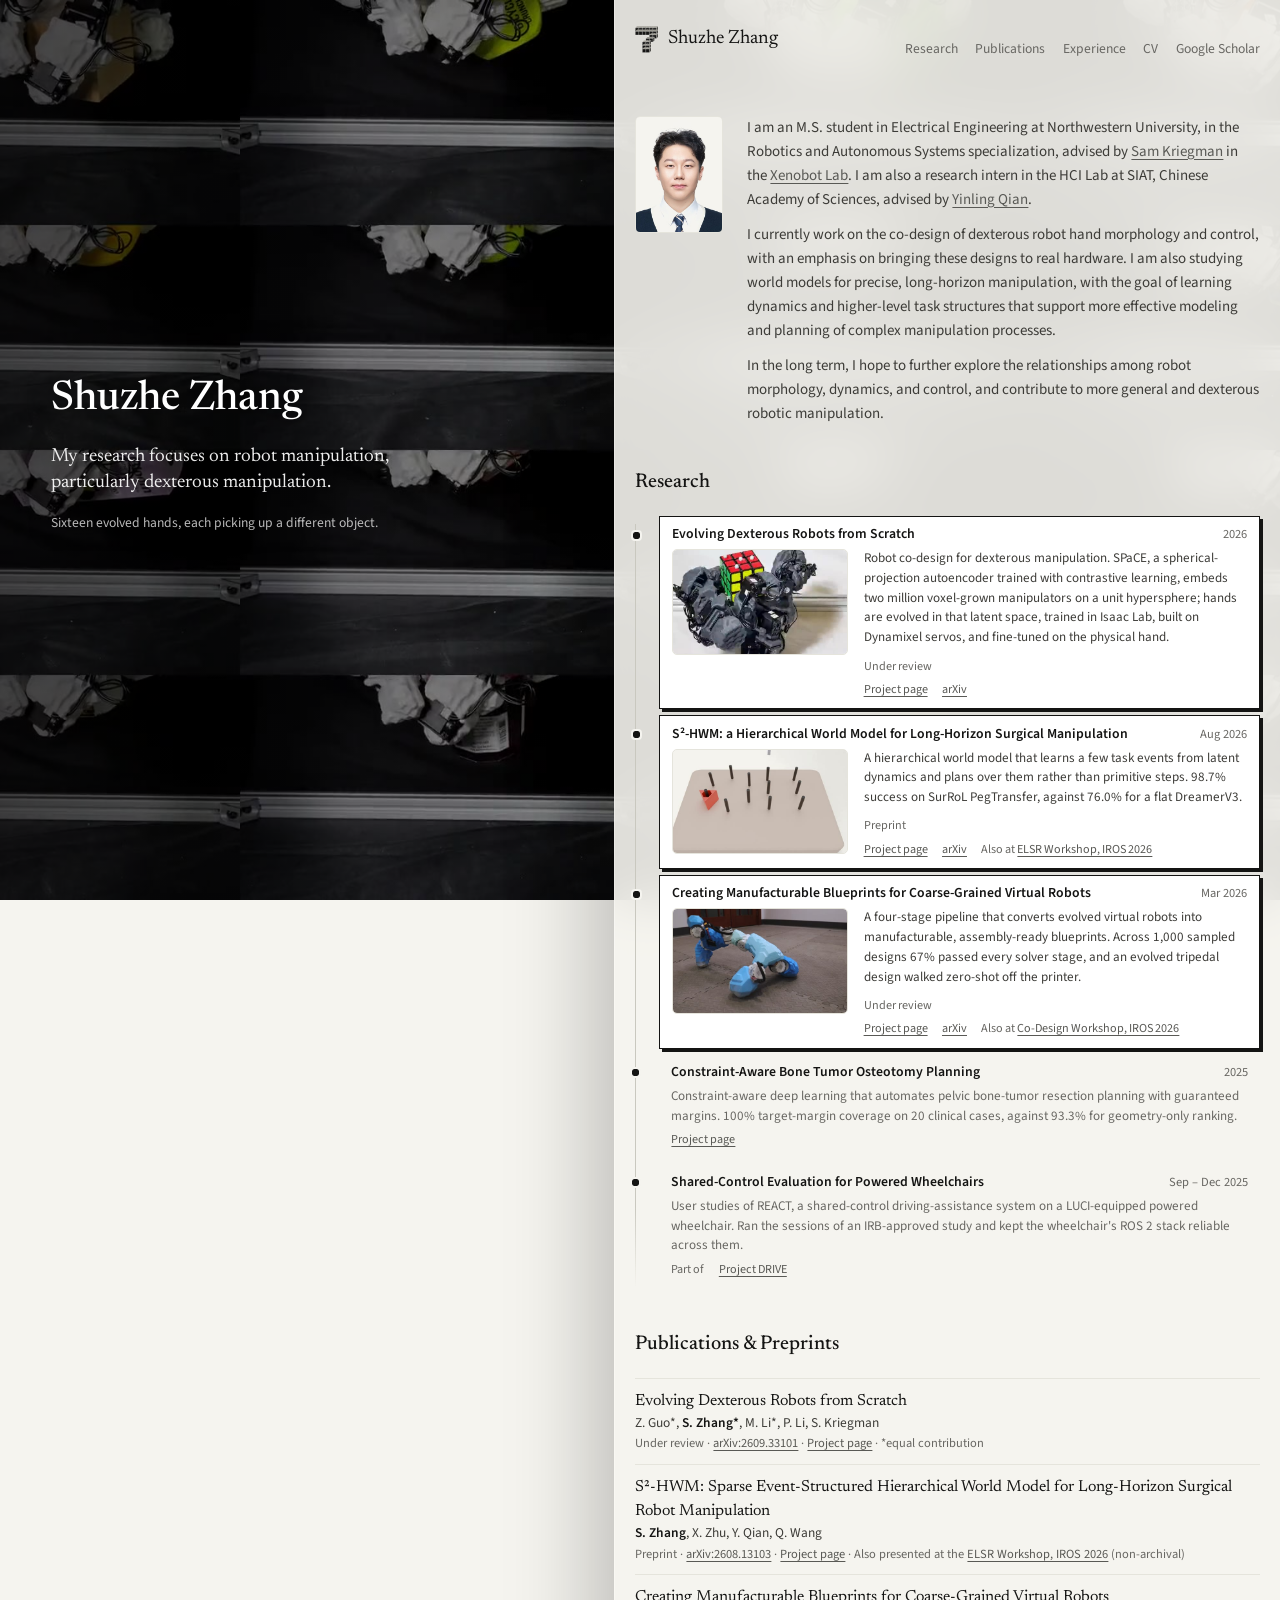
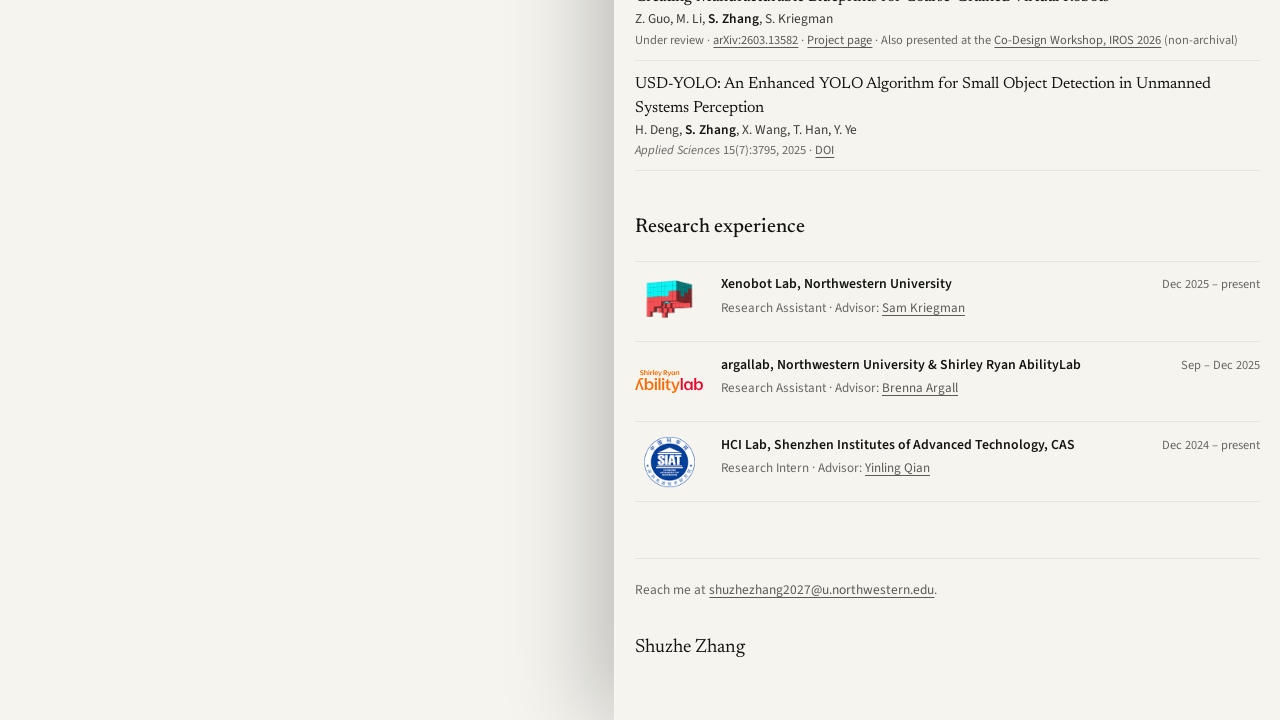
<file: index.html>
<!DOCTYPE html>
<html lang="en">
<head>
  <meta charset="utf-8">
  <meta name="viewport" content="width=device-width, initial-scale=1">
  <title>Shuzhe Zhang</title>
  <meta name="description" content="Shuzhe Zhang — M.S. student at Northwestern University working on robot co-design, dexterous manipulation, robot world models, and surgical manipulation.">
  <link rel="icon" href="[data-uri]">
  <meta property="og:type" content="website">
  <meta property="og:site_name" content="Shuzhe Zhang">
  <meta property="og:title" content="Shuzhe Zhang">
  <meta property="og:description" content="M.S. student at Northwestern working on robot co-design, dexterous manipulation, robot world models and surgical manipulation.">
  <meta property="og:image" content="https://shuzhezhang.com/research/s2-hwm/media/pegtransfer_blender_poster.jpg">
  <meta property="og:url" content="https://shuzhezhang.com/">
  <meta name="twitter:card" content="summary_large_image">
  <link rel="preconnect" href="https://fonts.googleapis.com">
  <link rel="preconnect" href="https://fonts.gstatic.com" crossorigin>
  <link rel="stylesheet" href="https://fonts.googleapis.com/css2?family=Newsreader:ital,opsz,wght@0,6..72,400;0,6..72,500;1,6..72,400&family=Source+Sans+3:ital,wght@0,400;0,600;1,400&display=swap">
  <link rel="stylesheet" href="style.css">
</head>
<body>
  <div class="hero-wrap">
  <section class="video-rail" aria-hidden="true">
    <video id="hero-video" poster="assets/hero/hands_loop.jpg" autoplay muted loop playsinline preload="metadata"></video>
    <div class="video-scrim"></div>
  </section>
  <section class="hero-intro">
    <h1 class="hero-name">Shuzhe Zhang</h1>
    <p class="hero-lede">My research focuses on robot manipulation, particularly dexterous manipulation.</p>
    <p class="hero-cap" id="hero-cap" aria-live="polite"></p>
  </section>
  </div>

<div class="page content-column">

  <header class="topbar">
    <a class="wordmark" href="/"><svg class="mark" aria-hidden="true" focusable="false" xmlns="http://www.w3.org/2000/svg" viewBox="-1 -75.50 66.50 76.50"><polygon points="0.00,-70.00 10.00,-70.00 14.50,-74.50 4.50,-74.50" class="f-top"/><polygon points="10.00,-60.00 14.50,-64.50 14.50,-74.50 10.00,-70.00" class="f-right"/><polygon points="0.00,-60.00 10.00,-60.00 10.00,-70.00 0.00,-70.00" class="f-left"/><polygon points="10.00,-70.00 20.00,-70.00 24.50,-74.50 14.50,-74.50" class="f-top"/><polygon points="20.00,-60.00 24.50,-64.50 24.50,-74.50 20.00,-70.00" class="f-right"/><polygon points="10.00,-60.00 20.00,-60.00 20.00,-70.00 10.00,-70.00" class="f-left"/><polygon points="20.00,-70.00 30.00,-70.00 34.50,-74.50 24.50,-74.50" class="f-top"/><polygon points="30.00,-60.00 34.50,-64.50 34.50,-74.50 30.00,-70.00" class="f-right"/><polygon points="20.00,-60.00 30.00,-60.00 30.00,-70.00 20.00,-70.00" class="f-left"/><polygon points="30.00,-70.00 40.00,-70.00 44.50,-74.50 34.50,-74.50" class="f-top"/><polygon points="40.00,-60.00 44.50,-64.50 44.50,-74.50 40.00,-70.00" class="f-right"/><polygon points="30.00,-60.00 40.00,-60.00 40.00,-70.00 30.00,-70.00" class="f-left"/><polygon points="40.00,-70.00 50.00,-70.00 54.50,-74.50 44.50,-74.50" class="f-top"/><polygon points="50.00,-60.00 54.50,-64.50 54.50,-74.50 50.00,-70.00" class="f-right"/><polygon points="40.00,-60.00 50.00,-60.00 50.00,-70.00 40.00,-70.00" class="f-left"/><polygon points="50.00,-70.00 60.00,-70.00 64.50,-74.50 54.50,-74.50" class="f-top"/><polygon points="60.00,-60.00 64.50,-64.50 64.50,-74.50 60.00,-70.00" class="f-right"/><polygon points="50.00,-60.00 60.00,-60.00 60.00,-70.00 50.00,-70.00" class="f-left"/><polygon points="0.00,-60.00 10.00,-60.00 14.50,-64.50 4.50,-64.50" class="f-top"/><polygon points="10.00,-50.00 14.50,-54.50 14.50,-64.50 10.00,-60.00" class="f-right"/><polygon points="0.00,-50.00 10.00,-50.00 10.00,-60.00 0.00,-60.00" class="f-left"/><polygon points="10.00,-60.00 20.00,-60.00 24.50,-64.50 14.50,-64.50" class="f-top"/><polygon points="20.00,-50.00 24.50,-54.50 24.50,-64.50 20.00,-60.00" class="f-right"/><polygon points="10.00,-50.00 20.00,-50.00 20.00,-60.00 10.00,-60.00" class="f-left"/><polygon points="20.00,-60.00 30.00,-60.00 34.50,-64.50 24.50,-64.50" class="f-top"/><polygon points="30.00,-50.00 34.50,-54.50 34.50,-64.50 30.00,-60.00" class="f-right"/><polygon points="20.00,-50.00 30.00,-50.00 30.00,-60.00 20.00,-60.00" class="f-left"/><polygon points="30.00,-60.00 40.00,-60.00 44.50,-64.50 34.50,-64.50" class="f-top"/><polygon points="40.00,-50.00 44.50,-54.50 44.50,-64.50 40.00,-60.00" class="f-right"/><polygon points="30.00,-50.00 40.00,-50.00 40.00,-60.00 30.00,-60.00" class="f-left"/><polygon points="40.00,-60.00 50.00,-60.00 54.50,-64.50 44.50,-64.50" class="f-top"/><polygon points="50.00,-50.00 54.50,-54.50 54.50,-64.50 50.00,-60.00" class="f-right"/><polygon points="40.00,-50.00 50.00,-50.00 50.00,-60.00 40.00,-60.00" class="f-left"/><polygon points="50.00,-60.00 60.00,-60.00 64.50,-64.50 54.50,-64.50" class="f-top"/><polygon points="60.00,-50.00 64.50,-54.50 64.50,-64.50 60.00,-60.00" class="f-right"/><polygon points="50.00,-50.00 60.00,-50.00 60.00,-60.00 50.00,-60.00" class="f-left"/><polygon points="40.00,-50.00 50.00,-50.00 54.50,-54.50 44.50,-54.50" class="f-top"/><polygon points="50.00,-40.00 54.50,-44.50 54.50,-54.50 50.00,-50.00" class="f-right"/><polygon points="40.00,-40.00 50.00,-40.00 50.00,-50.00 40.00,-50.00" class="f-left"/><polygon points="50.00,-50.00 60.00,-50.00 64.50,-54.50 54.50,-54.50" class="f-top"/><polygon points="60.00,-40.00 64.50,-44.50 64.50,-54.50 60.00,-50.00" class="f-right"/><polygon points="50.00,-40.00 60.00,-40.00 60.00,-50.00 50.00,-50.00" class="f-left"/><polygon points="30.00,-40.00 40.00,-40.00 44.50,-44.50 34.50,-44.50" class="f-top"/><polygon points="40.00,-30.00 44.50,-34.50 44.50,-44.50 40.00,-40.00" class="f-right"/><polygon points="30.00,-30.00 40.00,-30.00 40.00,-40.00 30.00,-40.00" class="f-left"/><polygon points="40.00,-40.00 50.00,-40.00 54.50,-44.50 44.50,-44.50" class="f-top"/><polygon points="50.00,-30.00 54.50,-34.50 54.50,-44.50 50.00,-40.00" class="f-right"/><polygon points="40.00,-30.00 50.00,-30.00 50.00,-40.00 40.00,-40.00" class="f-left"/><polygon points="20.00,-30.00 30.00,-30.00 34.50,-34.50 24.50,-34.50" class="f-top"/><polygon points="30.00,-20.00 34.50,-24.50 34.50,-34.50 30.00,-30.00" class="f-right"/><polygon points="20.00,-20.00 30.00,-20.00 30.00,-30.00 20.00,-30.00" class="f-left"/><polygon points="30.00,-30.00 40.00,-30.00 44.50,-34.50 34.50,-34.50" class="f-top"/><polygon points="40.00,-20.00 44.50,-24.50 44.50,-34.50 40.00,-30.00" class="f-right"/><polygon points="30.00,-20.00 40.00,-20.00 40.00,-30.00 30.00,-30.00" class="f-left"/><polygon points="20.00,-20.00 30.00,-20.00 34.50,-24.50 24.50,-24.50" class="f-top"/><polygon points="30.00,-10.00 34.50,-14.50 34.50,-24.50 30.00,-20.00" class="f-right"/><polygon points="20.00,-10.00 30.00,-10.00 30.00,-20.00 20.00,-20.00" class="f-left"/><polygon points="30.00,-20.00 40.00,-20.00 44.50,-24.50 34.50,-24.50" class="f-top"/><polygon points="40.00,-10.00 44.50,-14.50 44.50,-24.50 40.00,-20.00" class="f-right"/><polygon points="30.00,-10.00 40.00,-10.00 40.00,-20.00 30.00,-20.00" class="f-left"/><polygon points="20.00,-10.00 30.00,-10.00 34.50,-14.50 24.50,-14.50" class="f-top"/><polygon points="30.00,0.00 34.50,-4.50 34.50,-14.50 30.00,-10.00" class="f-right"/><polygon points="20.00,0.00 30.00,0.00 30.00,-10.00 20.00,-10.00" class="f-left"/><polygon points="30.00,-10.00 40.00,-10.00 44.50,-14.50 34.50,-14.50" class="f-top"/><polygon points="40.00,0.00 44.50,-4.50 44.50,-14.50 40.00,-10.00" class="f-right"/><polygon points="30.00,0.00 40.00,0.00 40.00,-10.00 30.00,-10.00" class="f-left"/></svg>Shuzhe Zhang</a>
    <nav>
      <a href="#research">Research</a>
      <a href="#publications">Publications</a>
      <a href="#experience">Experience</a>
      <a href="Shuzhe_Zhang_CV.pdf">CV</a>
      <a href="https://scholar.google.com/citations?user=uV5fnogAAAAJ">Google Scholar</a>
    </nav>
  </header>

  <section class="intro">
    <img class="avatar" src="assets/avatar.jpg" alt="Shuzhe Zhang" width="300" height="400">
    <div>
      <p>I am an M.S. student in Electrical Engineering at Northwestern University, in the Robotics and Autonomous Systems specialization, advised by <a class="link" href="https://skriegman.github.io/sam.html">Sam Kriegman</a> in the <a class="link" href="https://www.xenobot.group">Xenobot Lab</a>. I am also a research intern in the HCI Lab at SIAT, Chinese Academy of Sciences, advised by <a class="link" href="https://people.ucas.ac.cn/~qianyinling">Yinling Qian</a>.</p>
      <p>I currently work on the co-design of dexterous robot hand morphology and control, with an emphasis on bringing these designs to real hardware. I am also studying world models for precise, long-horizon manipulation, with the goal of learning dynamics and higher-level task structures that support more effective modeling and planning of complex manipulation processes.</p>
      <p>In the long term, I hope to further explore the relationships among robot morphology, dynamics, and control, and contribute to more general and dexterous robotic manipulation.</p>
    </div>
  </section>

  <section class="section" id="research">
    <h2>Research</h2>
    <ol class="timeline">

      <li class="entry is-featured">
        <div class="row">
          <span class="title">Evolving Dexterous Robots from Scratch</span>
          <span class="when">2026</span>
        </div>
        <div class="entry-main">
          <span class="thumb">
            <video src="assets/thumbs/evohand_loop.mp4" poster="assets/thumbs/evohand_loop.jpg"
                   autoplay loop muted playsinline preload="metadata"></video>
          </span>
          <div class="entry-text">
            <p class="desc">Robot co-design for dexterous manipulation. SPaCE, a spherical-projection autoencoder trained with contrastive learning, embeds two million voxel-grown manipulators on a unit hypersphere; hands are evolved in that latent space, trained in Isaac Lab, built on Dynamixel servos, and fine-tuned on the physical hand.</p>
            <div class="meta"><span>Under review</span><span class="meta-links"><a href="https://evodexbots.github.io/">Project page</a><a href="https://arxiv.org/abs/2609.33101">arXiv</a></span></div>
          </div>
        </div>
      </li>

      <li class="entry is-featured">
        <div class="row">
          <a class="title" href="research/s2-hwm/">S²-HWM: a Hierarchical World Model for Long-Horizon Surgical Manipulation</a>
          <span class="when">Aug 2026</span>
        </div>
        <div class="entry-main">
          <a class="thumb" href="research/s2-hwm/" tabindex="-1" aria-hidden="true">
            <video src="assets/thumbs/s2hwm_loop.mp4" poster="assets/thumbs/s2hwm_loop.jpg"
                   autoplay loop muted playsinline preload="metadata"></video>
          </a>
          <div class="entry-text">
            <p class="desc">A hierarchical world model that learns a few task events from latent dynamics and plans over them rather than primitive steps. 98.7% success on SurRoL PegTransfer, against 76.0% for a flat DreamerV3.</p>
            <div class="meta"><span>Preprint</span><span class="meta-links"><a href="research/s2-hwm/">Project page</a><a href="https://arxiv.org/abs/2608.13103">arXiv</a><span>Also at <a href="https://sites.google.com/view/iros-elsr-2026/home">ELSR Workshop, IROS 2026</a></span></span></div>
          </div>
        </div>
      </li>

      <li class="entry is-featured">
        <div class="row">
          <span class="title">Creating Manufacturable Blueprints for Coarse-Grained Virtual Robots</span>
          <span class="when">Mar 2026</span>
        </div>
        <div class="entry-main">
          <span class="thumb">
            <video src="assets/thumbs/blueprints_loop.mp4" poster="assets/thumbs/blueprints_loop.jpg"
                   autoplay loop muted playsinline preload="none"></video>
          </span>
          <div class="entry-text">
            <p class="desc">A four-stage pipeline that converts evolved virtual robots into manufacturable, assembly-ready blueprints. Across 1,000 sampled designs 67% passed every solver stage, and an evolved tripedal design walked zero-shot off the printer.</p>
            <div class="meta"><span>Under review</span><span class="meta-links"><a href="research/blueprints/">Project page</a><a href="https://arxiv.org/abs/2603.13582">arXiv</a><span>Also at <a href="https://sites.google.com/view/robot-codesign-iros">Co-Design Workshop, IROS 2026</a></span></span></div>
          </div>
        </div>
      </li>

      <li class="entry">
        <div class="row">
          <a class="title" href="research/osteotomy/">Constraint-Aware Bone Tumor Osteotomy Planning</a>
          <span class="when">2025</span>
        </div>
        <p class="desc">Constraint-aware deep learning that automates pelvic bone-tumor resection planning with guaranteed margins. 100% target-margin coverage on 20 clinical cases, against 93.3% for geometry-only ranking.</p>
        <div class="meta"><span class="meta-links"><a href="research/osteotomy/">Project page</a></span></div>
      </li>

      <li class="entry">
        <div class="row">
          <span class="title">Shared-Control Evaluation for Powered Wheelchairs</span>
          <span class="when">Sep – Dec 2025</span>
        </div>
        <p class="desc">User studies of REACT, a shared-control driving-assistance system on a LUCI-equipped powered wheelchair. Ran the sessions of an IRB-approved study and kept the wheelchair's ROS 2 stack reliable across them.</p>
        <div class="meta"><span class="meta-links">Part of <a href="https://www.sralab.org/articles/news/nsf-awards-5-million-dr-brenna-argall-led-project-develop-power-wheelchair-driver-assist-technology">Project DRIVE</a></span></div>
      </li>

    </ol>
  </section>

  <section class="section" id="publications">
    <h2>Publications &amp; Preprints</h2>
    <ol class="pubs">
      <li class="pub">
        <span class="ptitle">Evolving Dexterous Robots from Scratch</span>
        <span class="authors">Z. Guo*, <span class="me">S. Zhang*</span>, M. Li*, P. Li, S. Kriegman</span><br>
        <span class="venue">Under review · <a href="https://arxiv.org/abs/2609.33101">arXiv:2609.33101</a> · <a href="https://evodexbots.github.io/">Project page</a> · *equal contribution</span>
      </li>
      <li class="pub">
        <span class="ptitle">S²-HWM: Sparse Event-Structured Hierarchical World Model for Long-Horizon Surgical Robot Manipulation</span>
        <span class="authors"><span class="me">S. Zhang</span>, X. Zhu, Y. Qian, Q. Wang</span><br>
        <span class="venue">Preprint · <a href="https://arxiv.org/abs/2608.13103">arXiv:2608.13103</a> · <a href="research/s2-hwm/">Project page</a> · Also presented at the <a href="https://sites.google.com/view/iros-elsr-2026/home">ELSR Workshop, IROS 2026</a> (non-archival)</span>
      </li>
      <li class="pub">
        <span class="ptitle">Creating Manufacturable Blueprints for Coarse-Grained Virtual Robots</span>
        <span class="authors">Z. Guo, M. Li, <span class="me">S. Zhang</span>, S. Kriegman</span><br>
        <span class="venue">Under review · <a href="https://arxiv.org/abs/2603.13582">arXiv:2603.13582</a> · <a href="research/blueprints/">Project page</a> · Also presented at the <a href="https://sites.google.com/view/robot-codesign-iros">Co-Design Workshop, IROS 2026</a> (non-archival)</span>
      </li>
      <li class="pub">
        <span class="ptitle">USD-YOLO: An Enhanced YOLO Algorithm for Small Object Detection in Unmanned Systems Perception</span>
        <span class="authors">H. Deng, <span class="me">S. Zhang</span>, X. Wang, T. Han, Y. Ye</span><br>
        <span class="venue"><em>Applied Sciences</em> 15(7):3795, 2025 · <a href="https://doi.org/10.3390/app15073795">DOI</a></span>
      </li>
    </ol>
  </section>

  <section class="section" id="experience">
    <h2>Research experience</h2>
    <ul class="orgs">
      <li class="org">
        <a class="org-logo" href="https://www.xenobot.group"><img src="assets/logos/xenobot.png" alt="Xenobot Lab"></a>
        <div class="org-body">
          <div class="row">
            <span class="org-name">Xenobot Lab, Northwestern University</span>
            <span class="when">Dec 2025 – present</span>
          </div>
          <p class="desc">Research Assistant · Advisor: <a href="https://skriegman.github.io/sam.html">Sam Kriegman</a></p>
        </div>
      </li>
      <li class="org">
        <a class="org-logo" href="https://www.sralab.org"><img src="assets/logos/sralab.svg" alt="Shirley Ryan AbilityLab"></a>
        <div class="org-body">
          <div class="row">
            <span class="org-name">argallab, Northwestern University &amp; Shirley Ryan AbilityLab</span>
            <span class="when">Sep – Dec 2025</span>
          </div>
          <p class="desc">Research Assistant · Advisor: <a href="https://www.argallab.northwestern.edu/people/brenna/">Brenna Argall</a></p>
        </div>
      </li>
      <li class="org">
        <a class="org-logo" href="https://www.siat.ac.cn"><img src="assets/logos/siat.png" alt="SIAT, Chinese Academy of Sciences"></a>
        <div class="org-body">
          <div class="row">
            <span class="org-name">HCI Lab, Shenzhen Institutes of Advanced Technology, CAS</span>
            <span class="when">Dec 2024 – present</span>
          </div>
          <p class="desc">Research Intern · Advisor: <a href="https://people.ucas.ac.cn/~qianyinling">Yinling Qian</a></p>
        </div>
      </li>
    </ul>
  </section>

  <footer class="footer">
    <p>Reach me at <a class="link" href="mailto:shuzhezhang2027@u.northwestern.edu">shuzhezhang2027@u.northwestern.edu</a>.</p>
    <p class="wordmark">Shuzhe Zhang</p>
  </footer>

</div>
<script>
if (matchMedia('(prefers-reduced-motion: reduce)').matches) {
  document.querySelectorAll('.thumb video').forEach(function (v) { v.autoplay = false; v.pause(); });
}
</script>

<script>
(function(){
  var v=document.getElementById('hero-video'), cap=document.getElementById('hero-cap');
  if(!v) return;
  var wide=window.innerWidth>900;
  v.src = wide ? 'assets/hero/hands_loop.mp4' : 'assets/hero/hands_loop_720.mp4';
  if (matchMedia('(prefers-reduced-motion: reduce)').matches) { v.autoplay=false; v.removeAttribute('autoplay'); v.pause(); }
  if(!cap) return;
  var segs=[
    [0,     'Sixteen evolved hands, each picking up a different object.'],
    [6.75,  'In-hand rotation across twelve evolved morphologies.'],
    [14.25, 'A four-fingered design turning objects in place.'],
    [21.75, 'An evolved hand hanging from a bar while holding a padlock.'],
    [26.15, 'Retrieving a block from inside a tube.'],
    [33.65, 'Sixteen evolved hands, each picking up a different object.']
  ];
  var cur=-1;
  function idx(t){var i=0;for(var k=0;k<segs.length;k++){if(t>=segs[k][0])i=k;}return i;}
  cap.textContent=segs[0][1];
  v.addEventListener('timeupdate',function(){
    var i=idx(v.currentTime); if(i===cur) return; cur=i;
    cap.classList.add('is-fading');
    setTimeout(function(){cap.textContent=segs[i][1];cap.classList.remove('is-fading');},400);
  });
})();
</script>
<!-- Cloudflare Web Analytics -->
<script defer src="https://static.cloudflareinsights.com/beacon.min.js" data-cf-beacon='{"token": "bf125b1ca3aa4af48629b1080edcd780"}'></script>
<!-- End Cloudflare Web Analytics -->
</body>
</html>
</file>
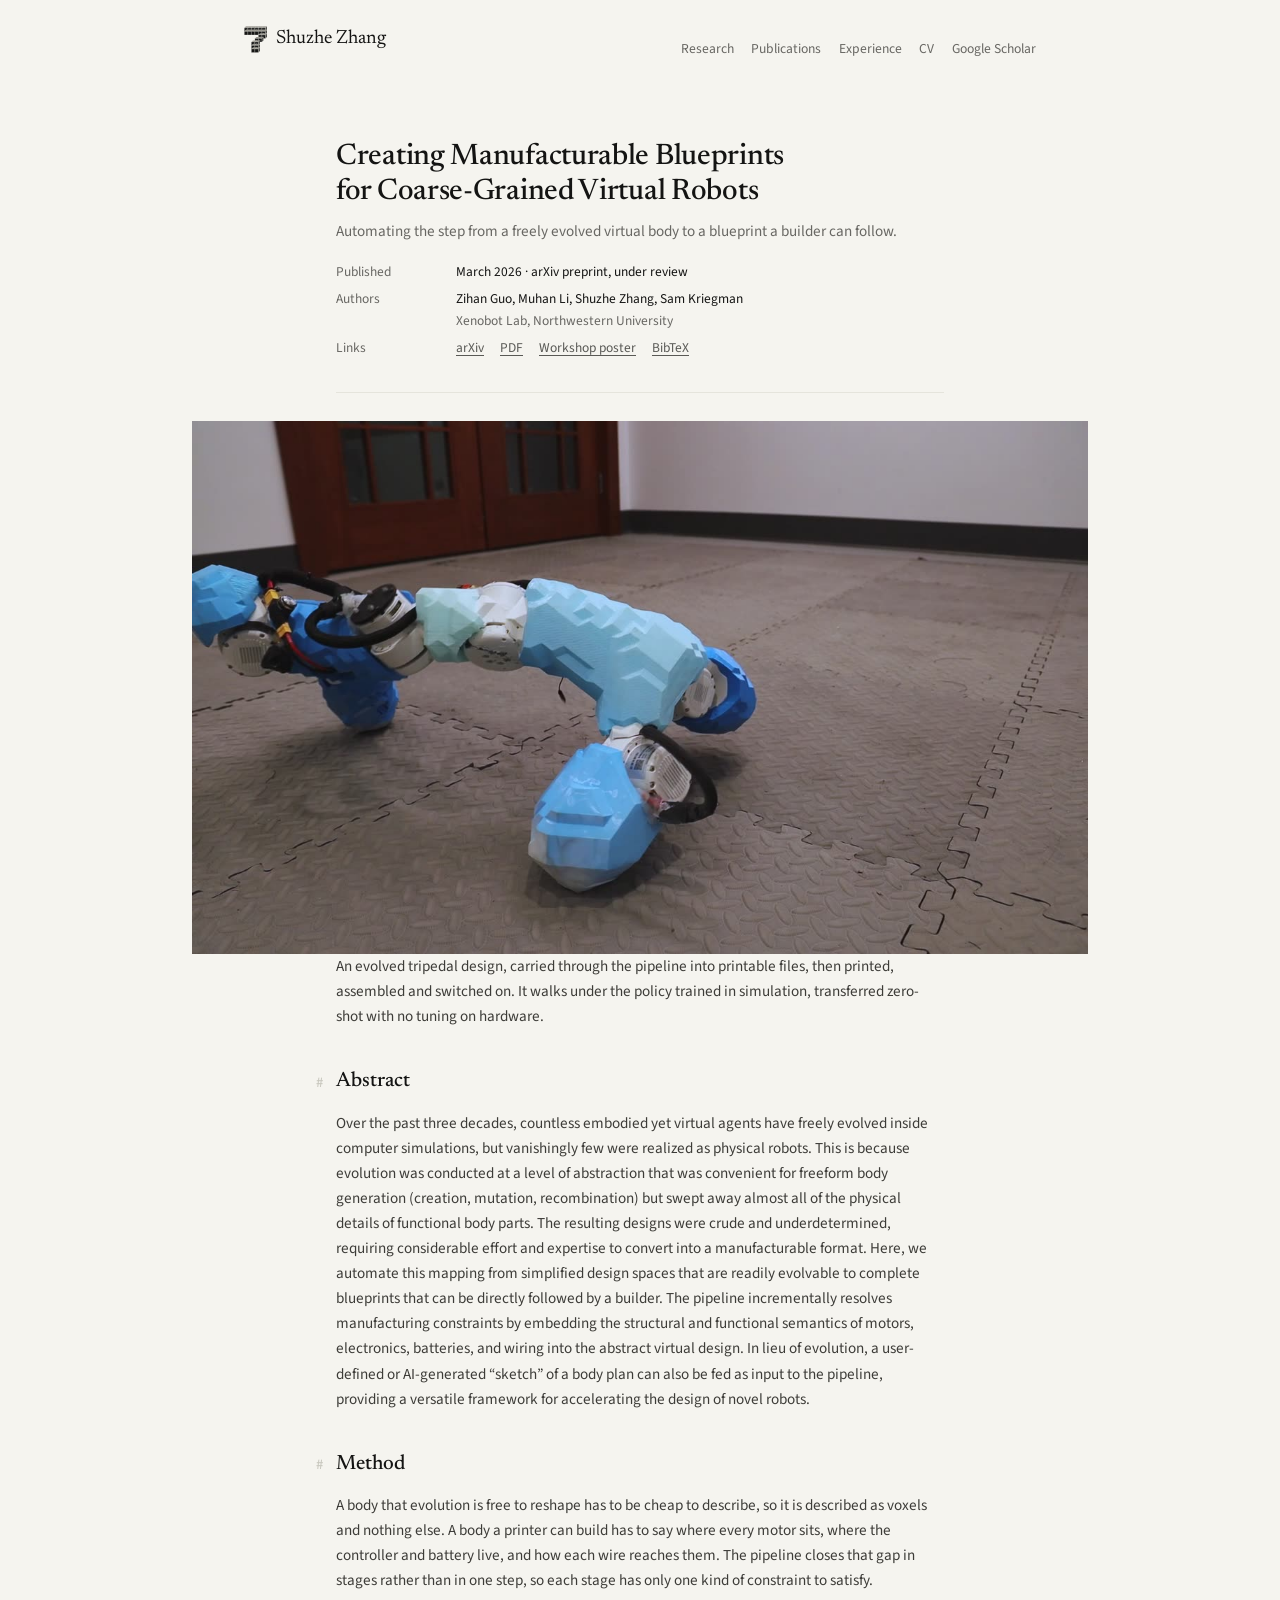
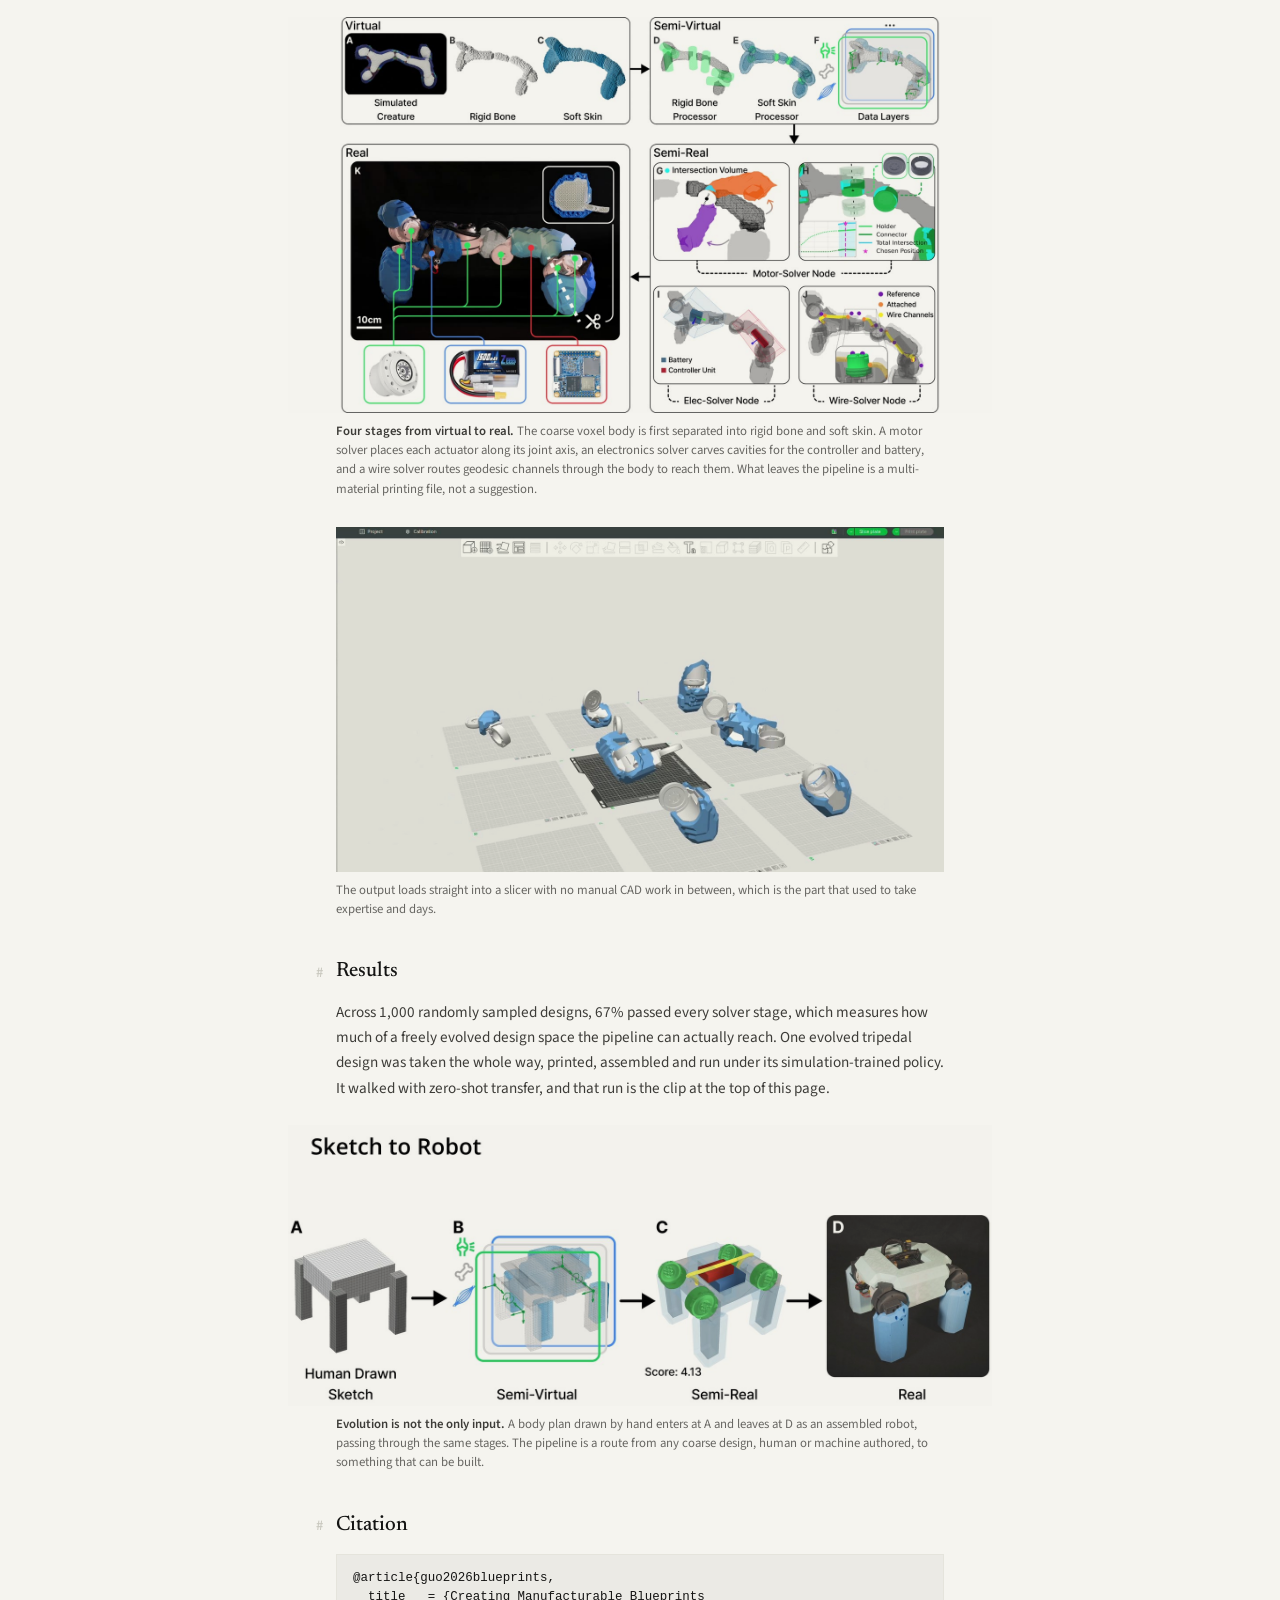
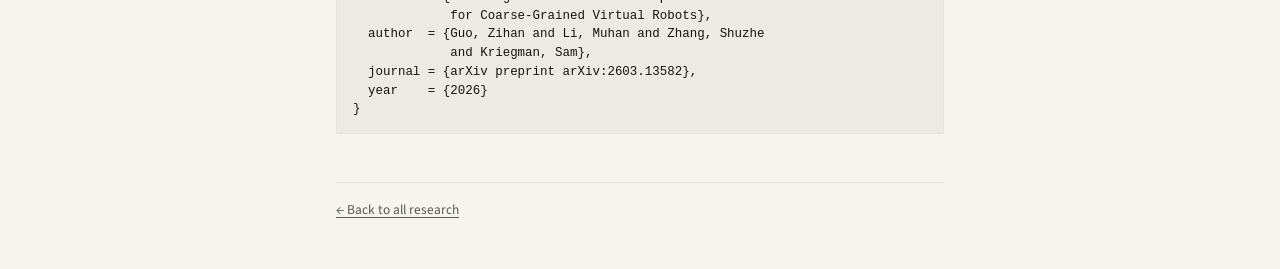
<file: research/blueprints/index.html>
<!DOCTYPE html>
<html lang="en">
<head>
  <meta charset="utf-8">
  <meta name="viewport" content="width=device-width, initial-scale=1">
  <title>Manufacturable Blueprints</title>
  <meta name="description" content="Creating manufacturable blueprints for coarse-grained virtual robots: a pipeline that turns evolved or sketched voxel robots into assembly-ready, multi-material 3D-printing files.">
  <link rel="icon" href="[data-uri]">
  <meta property="og:type" content="website">
  <meta property="og:site_name" content="Shuzhe Zhang">
  <meta property="og:title" content="Creating Manufacturable Blueprints for Coarse-Grained Virtual Robots">
  <meta property="og:description" content="Automating the step from a freely evolved virtual body to a blueprint a builder can follow.">
  <meta property="og:image" content="https://shuzhezhang.com/research/blueprints/media/tripod_walk_poster.jpg">
  <meta property="og:url" content="https://shuzhezhang.com/research/blueprints/">
  <meta name="twitter:card" content="summary_large_image">
  <link rel="preconnect" href="https://fonts.googleapis.com">
  <link rel="preconnect" href="https://fonts.gstatic.com" crossorigin>
  <link rel="stylesheet" href="https://fonts.googleapis.com/css2?family=Newsreader:ital,opsz,wght@0,6..72,400;0,6..72,500;1,6..72,400&family=Source+Sans+3:ital,wght@0,400;0,600;1,400&display=swap">
  <link rel="stylesheet" href="../../style.css">
  <link rel="stylesheet" href="../../post.css">
</head>
<body>
<div class="page">

  <header class="topbar">
    <a class="wordmark" href="../../"><svg class="mark" aria-hidden="true" focusable="false" xmlns="http://www.w3.org/2000/svg" viewBox="-1 -75.50 66.50 76.50"><polygon points="0.00,-70.00 10.00,-70.00 14.50,-74.50 4.50,-74.50" class="f-top"/><polygon points="10.00,-60.00 14.50,-64.50 14.50,-74.50 10.00,-70.00" class="f-right"/><polygon points="0.00,-60.00 10.00,-60.00 10.00,-70.00 0.00,-70.00" class="f-left"/><polygon points="10.00,-70.00 20.00,-70.00 24.50,-74.50 14.50,-74.50" class="f-top"/><polygon points="20.00,-60.00 24.50,-64.50 24.50,-74.50 20.00,-70.00" class="f-right"/><polygon points="10.00,-60.00 20.00,-60.00 20.00,-70.00 10.00,-70.00" class="f-left"/><polygon points="20.00,-70.00 30.00,-70.00 34.50,-74.50 24.50,-74.50" class="f-top"/><polygon points="30.00,-60.00 34.50,-64.50 34.50,-74.50 30.00,-70.00" class="f-right"/><polygon points="20.00,-60.00 30.00,-60.00 30.00,-70.00 20.00,-70.00" class="f-left"/><polygon points="30.00,-70.00 40.00,-70.00 44.50,-74.50 34.50,-74.50" class="f-top"/><polygon points="40.00,-60.00 44.50,-64.50 44.50,-74.50 40.00,-70.00" class="f-right"/><polygon points="30.00,-60.00 40.00,-60.00 40.00,-70.00 30.00,-70.00" class="f-left"/><polygon points="40.00,-70.00 50.00,-70.00 54.50,-74.50 44.50,-74.50" class="f-top"/><polygon points="50.00,-60.00 54.50,-64.50 54.50,-74.50 50.00,-70.00" class="f-right"/><polygon points="40.00,-60.00 50.00,-60.00 50.00,-70.00 40.00,-70.00" class="f-left"/><polygon points="50.00,-70.00 60.00,-70.00 64.50,-74.50 54.50,-74.50" class="f-top"/><polygon points="60.00,-60.00 64.50,-64.50 64.50,-74.50 60.00,-70.00" class="f-right"/><polygon points="50.00,-60.00 60.00,-60.00 60.00,-70.00 50.00,-70.00" class="f-left"/><polygon points="0.00,-60.00 10.00,-60.00 14.50,-64.50 4.50,-64.50" class="f-top"/><polygon points="10.00,-50.00 14.50,-54.50 14.50,-64.50 10.00,-60.00" class="f-right"/><polygon points="0.00,-50.00 10.00,-50.00 10.00,-60.00 0.00,-60.00" class="f-left"/><polygon points="10.00,-60.00 20.00,-60.00 24.50,-64.50 14.50,-64.50" class="f-top"/><polygon points="20.00,-50.00 24.50,-54.50 24.50,-64.50 20.00,-60.00" class="f-right"/><polygon points="10.00,-50.00 20.00,-50.00 20.00,-60.00 10.00,-60.00" class="f-left"/><polygon points="20.00,-60.00 30.00,-60.00 34.50,-64.50 24.50,-64.50" class="f-top"/><polygon points="30.00,-50.00 34.50,-54.50 34.50,-64.50 30.00,-60.00" class="f-right"/><polygon points="20.00,-50.00 30.00,-50.00 30.00,-60.00 20.00,-60.00" class="f-left"/><polygon points="30.00,-60.00 40.00,-60.00 44.50,-64.50 34.50,-64.50" class="f-top"/><polygon points="40.00,-50.00 44.50,-54.50 44.50,-64.50 40.00,-60.00" class="f-right"/><polygon points="30.00,-50.00 40.00,-50.00 40.00,-60.00 30.00,-60.00" class="f-left"/><polygon points="40.00,-60.00 50.00,-60.00 54.50,-64.50 44.50,-64.50" class="f-top"/><polygon points="50.00,-50.00 54.50,-54.50 54.50,-64.50 50.00,-60.00" class="f-right"/><polygon points="40.00,-50.00 50.00,-50.00 50.00,-60.00 40.00,-60.00" class="f-left"/><polygon points="50.00,-60.00 60.00,-60.00 64.50,-64.50 54.50,-64.50" class="f-top"/><polygon points="60.00,-50.00 64.50,-54.50 64.50,-64.50 60.00,-60.00" class="f-right"/><polygon points="50.00,-50.00 60.00,-50.00 60.00,-60.00 50.00,-60.00" class="f-left"/><polygon points="40.00,-50.00 50.00,-50.00 54.50,-54.50 44.50,-54.50" class="f-top"/><polygon points="50.00,-40.00 54.50,-44.50 54.50,-54.50 50.00,-50.00" class="f-right"/><polygon points="40.00,-40.00 50.00,-40.00 50.00,-50.00 40.00,-50.00" class="f-left"/><polygon points="50.00,-50.00 60.00,-50.00 64.50,-54.50 54.50,-54.50" class="f-top"/><polygon points="60.00,-40.00 64.50,-44.50 64.50,-54.50 60.00,-50.00" class="f-right"/><polygon points="50.00,-40.00 60.00,-40.00 60.00,-50.00 50.00,-50.00" class="f-left"/><polygon points="30.00,-40.00 40.00,-40.00 44.50,-44.50 34.50,-44.50" class="f-top"/><polygon points="40.00,-30.00 44.50,-34.50 44.50,-44.50 40.00,-40.00" class="f-right"/><polygon points="30.00,-30.00 40.00,-30.00 40.00,-40.00 30.00,-40.00" class="f-left"/><polygon points="40.00,-40.00 50.00,-40.00 54.50,-44.50 44.50,-44.50" class="f-top"/><polygon points="50.00,-30.00 54.50,-34.50 54.50,-44.50 50.00,-40.00" class="f-right"/><polygon points="40.00,-30.00 50.00,-30.00 50.00,-40.00 40.00,-40.00" class="f-left"/><polygon points="20.00,-30.00 30.00,-30.00 34.50,-34.50 24.50,-34.50" class="f-top"/><polygon points="30.00,-20.00 34.50,-24.50 34.50,-34.50 30.00,-30.00" class="f-right"/><polygon points="20.00,-20.00 30.00,-20.00 30.00,-30.00 20.00,-30.00" class="f-left"/><polygon points="30.00,-30.00 40.00,-30.00 44.50,-34.50 34.50,-34.50" class="f-top"/><polygon points="40.00,-20.00 44.50,-24.50 44.50,-34.50 40.00,-30.00" class="f-right"/><polygon points="30.00,-20.00 40.00,-20.00 40.00,-30.00 30.00,-30.00" class="f-left"/><polygon points="20.00,-20.00 30.00,-20.00 34.50,-24.50 24.50,-24.50" class="f-top"/><polygon points="30.00,-10.00 34.50,-14.50 34.50,-24.50 30.00,-20.00" class="f-right"/><polygon points="20.00,-10.00 30.00,-10.00 30.00,-20.00 20.00,-20.00" class="f-left"/><polygon points="30.00,-20.00 40.00,-20.00 44.50,-24.50 34.50,-24.50" class="f-top"/><polygon points="40.00,-10.00 44.50,-14.50 44.50,-24.50 40.00,-20.00" class="f-right"/><polygon points="30.00,-10.00 40.00,-10.00 40.00,-20.00 30.00,-20.00" class="f-left"/><polygon points="20.00,-10.00 30.00,-10.00 34.50,-14.50 24.50,-14.50" class="f-top"/><polygon points="30.00,0.00 34.50,-4.50 34.50,-14.50 30.00,-10.00" class="f-right"/><polygon points="20.00,0.00 30.00,0.00 30.00,-10.00 20.00,-10.00" class="f-left"/><polygon points="30.00,-10.00 40.00,-10.00 44.50,-14.50 34.50,-14.50" class="f-top"/><polygon points="40.00,0.00 44.50,-4.50 44.50,-14.50 40.00,-10.00" class="f-right"/><polygon points="30.00,0.00 40.00,0.00 40.00,-10.00 30.00,-10.00" class="f-left"/></svg>Shuzhe Zhang</a>
    <nav>
      <a href="../../#research">Research</a>
      <a href="../../#publications">Publications</a>
      <a href="../../#experience">Experience</a>
      <a href="../../Shuzhe_Zhang_CV.pdf">CV</a>
      <a href="https://scholar.google.com/citations?user=uV5fnogAAAAJ">Google Scholar</a>
    </nav>
  </header>

  <article class="post">

    <header class="post-head">
      <h1>Creating Manufacturable Blueprints for Coarse-Grained Virtual Robots</h1>
      <p class="sub">Automating the step from a freely evolved virtual body to a blueprint a builder can follow.</p>
      <dl class="post-meta">
        <dt>Published</dt><dd>March 2026 &middot; arXiv preprint, under review</dd>
        <dt>Authors</dt><dd>Zihan Guo, Muhan Li, Shuzhe Zhang, Sam Kriegman<br><span style="color:var(--muted)">Xenobot Lab, Northwestern University</span></dd>
        <dt>Links</dt><dd class="links"><a href="https://arxiv.org/abs/2603.13582">arXiv</a><a href="https://arxiv.org/pdf/2603.13582">PDF</a><a href="https://sites.google.com/view/robot-codesign-iros">Workshop poster</a><a href="#bibtex">BibTeX</a></dd>
      </dl>
    </header>

    <figure class="hero">
      <video id="hero" src="media/tripod_walk.mp4" poster="media/tripod_walk_poster.jpg" autoplay muted loop playsinline preload="metadata"></video>
      <p class="hero-note">An evolved tripedal design, carried through the pipeline into printable files, then printed, assembled and switched on. It walks under the policy trained in simulation, transferred zero-shot with no tuning on hardware.</p>
    </figure>

    <h3 id="abstract"><a class="anchor" href="#abstract">#</a>Abstract</h3>
    <p>Over the past three decades, countless embodied yet virtual agents have freely evolved inside computer simulations, but vanishingly few were realized as physical robots. This is because evolution was conducted at a level of abstraction that was convenient for freeform body generation (creation, mutation, recombination) but swept away almost all of the physical details of functional body parts. The resulting designs were crude and underdetermined, requiring considerable effort and expertise to convert into a manufacturable format. Here, we automate this mapping from simplified design spaces that are readily evolvable to complete blueprints that can be directly followed by a builder. The pipeline incrementally resolves manufacturing constraints by embedding the structural and functional semantics of motors, electronics, batteries, and wiring into the abstract virtual design. In lieu of evolution, a user-defined or AI-generated &ldquo;sketch&rdquo; of a body plan can also be fed as input to the pipeline, providing a versatile framework for accelerating the design of novel robots.</p>

    <h3 id="method"><a class="anchor" href="#method">#</a>Method</h3>
    <p>A body that evolution is free to reshape has to be cheap to describe, so it is described as voxels and nothing else. A body a printer can build has to say where every motor sits, where the controller and battery live, and how each wire reaches them. The pipeline closes that gap in stages rather than in one step, so each stage has only one kind of constraint to satisfy.</p>

    <figure class="fig mid">
      <img class="blend" src="figures/pipeline.jpg" alt="A virtual voxel creature is split into rigid bone and soft skin, passed through motor, electronics and wire solver nodes, and emerges as an assembled physical robot">
      <figcaption><b>Four stages from virtual to real.</b> The coarse voxel body is first separated into rigid bone and soft skin. A motor solver places each actuator along its joint axis, an electronics solver carves cavities for the controller and battery, and a wire solver routes geodesic channels through the body to reach them. What leaves the pipeline is a multi-material printing file, not a suggestion.</figcaption>
    </figure>

    <figure class="fig narrow">
      <img class="blend" src="figures/slicer.jpg" alt="The generated blueprint opened directly in a 3D printing slicer">
      <figcaption>The output loads straight into a slicer with no manual CAD work in between, which is the part that used to take expertise and days.</figcaption>
    </figure>

    <h3 id="results"><a class="anchor" href="#results">#</a>Results</h3>
    <p>Across 1,000 randomly sampled designs, 67&#37; passed every solver stage, which measures how much of a freely evolved design space the pipeline can actually reach. One evolved tripedal design was taken the whole way, printed, assembled and run under its simulation-trained policy. It walked with zero-shot transfer, and that run is the clip at the top of this page.</p>

    <figure class="fig mid">
      <img class="blend" src="figures/sketch_to_real.jpg" alt="Four panels: a hand-drawn voxel sketch, its semi-virtual form, the semi-real blueprint, and the printed robot">
      <figcaption><b>Evolution is not the only input.</b> A body plan drawn by hand enters at A and leaves at D as an assembled robot, passing through the same stages. The pipeline is a route from any coarse design, human or machine authored, to something that can be built.</figcaption>
    </figure>

    <h3 id="bibtex"><a class="anchor" href="#bibtex">#</a>Citation</h3>
<pre class="bib">@article{guo2026blueprints,
  title   = {Creating Manufacturable Blueprints
             for Coarse-Grained Virtual Robots},
  author  = {Guo, Zihan and Li, Muhan and Zhang, Shuzhe
             and Kriegman, Sam},
  journal = {arXiv preprint arXiv:2603.13582},
  year    = {2026}
}</pre>

    <footer class="post-foot">
      <a href="../../">&larr; Back to all research</a>
    </footer>
  </article>

</div>

<!-- Cloudflare Web Analytics -->
<script defer src="https://static.cloudflareinsights.com/beacon.min.js" data-cf-beacon='{"token": "bf125b1ca3aa4af48629b1080edcd780"}'></script>
<!-- End Cloudflare Web Analytics -->
</body>
</html>
</file>
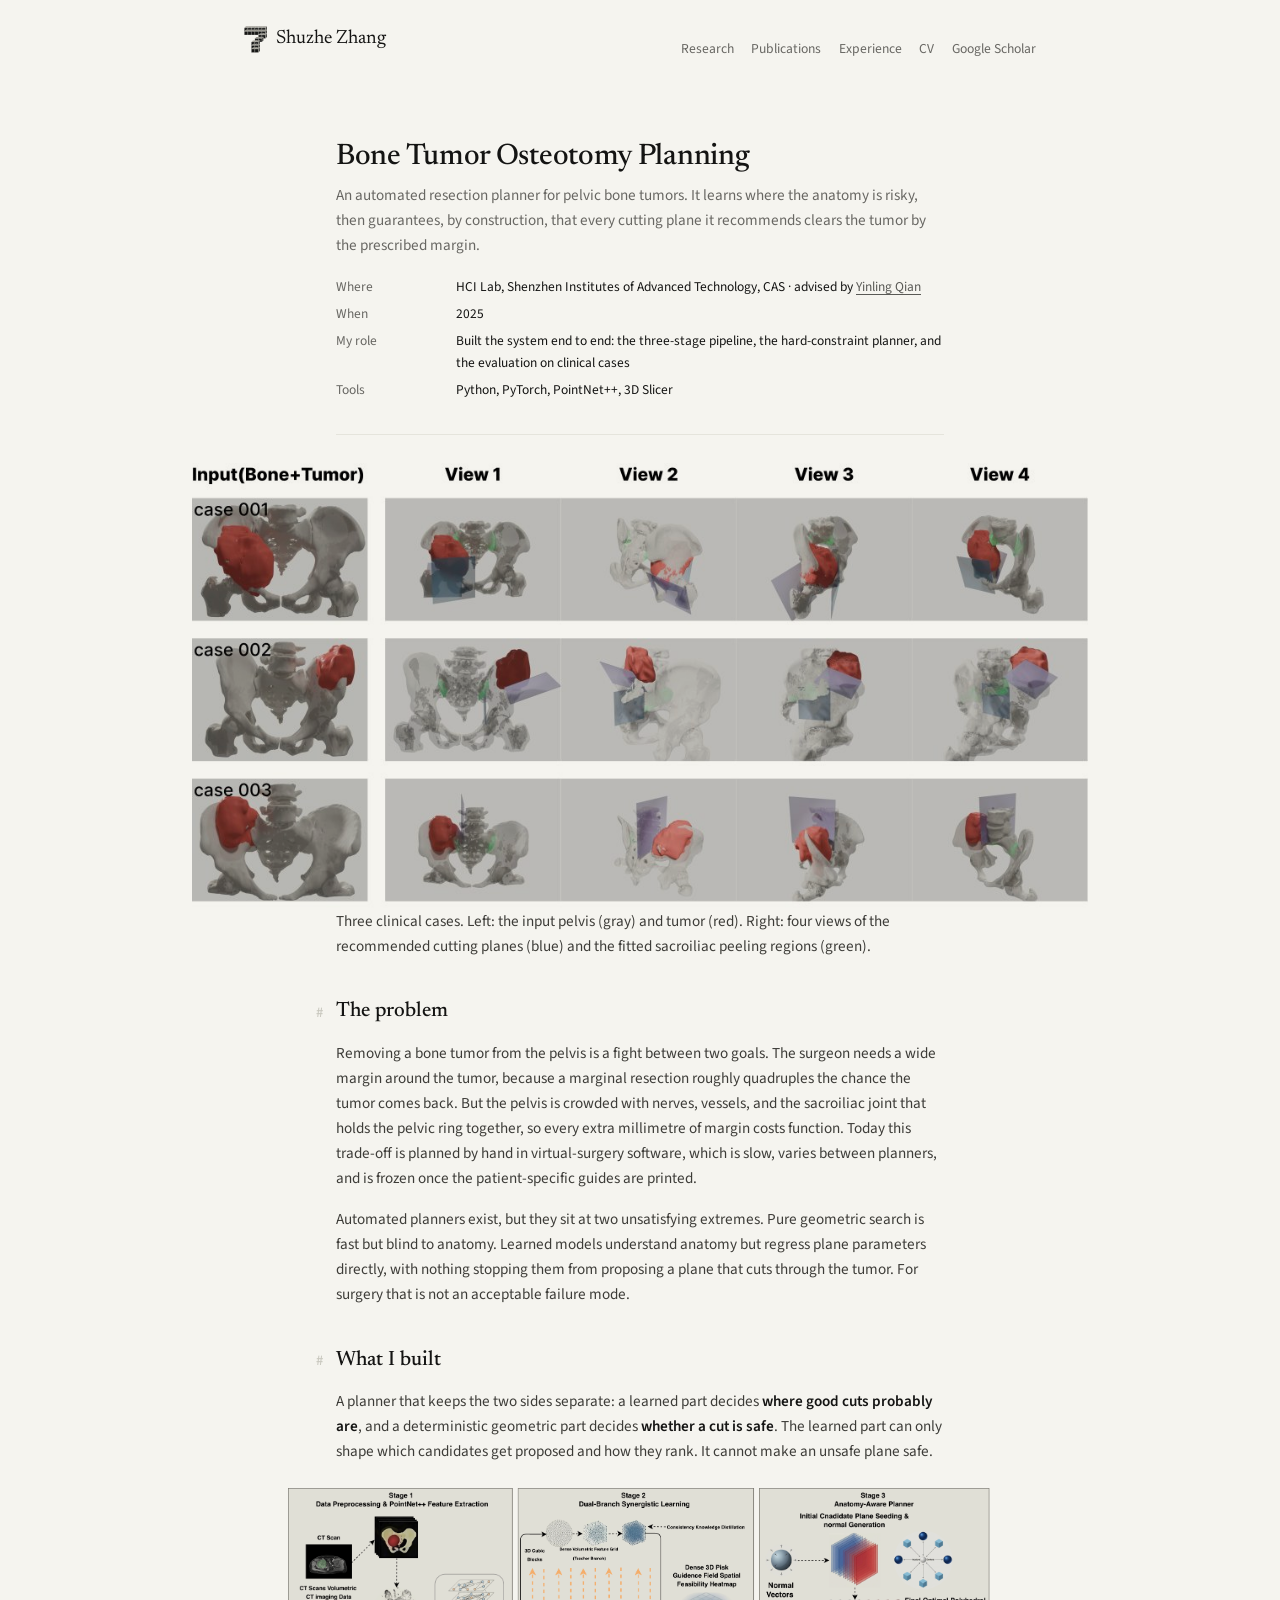
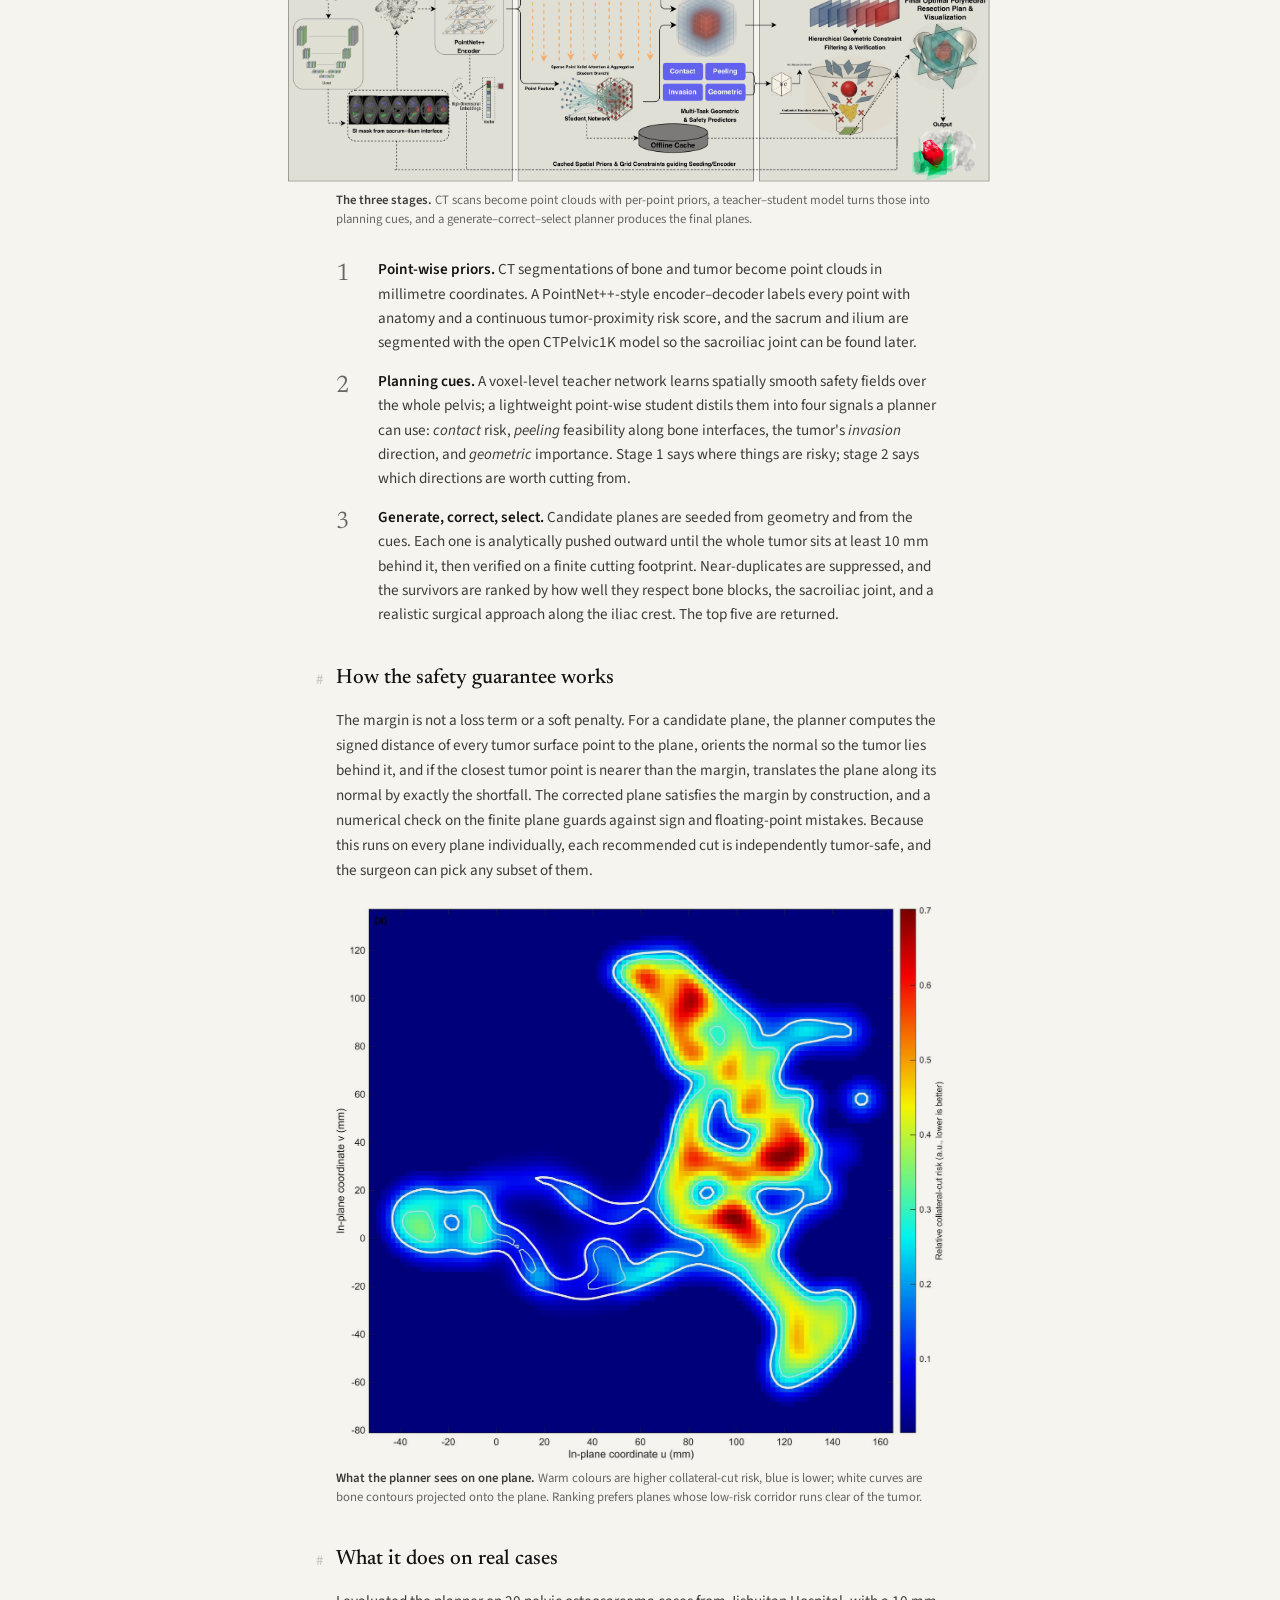
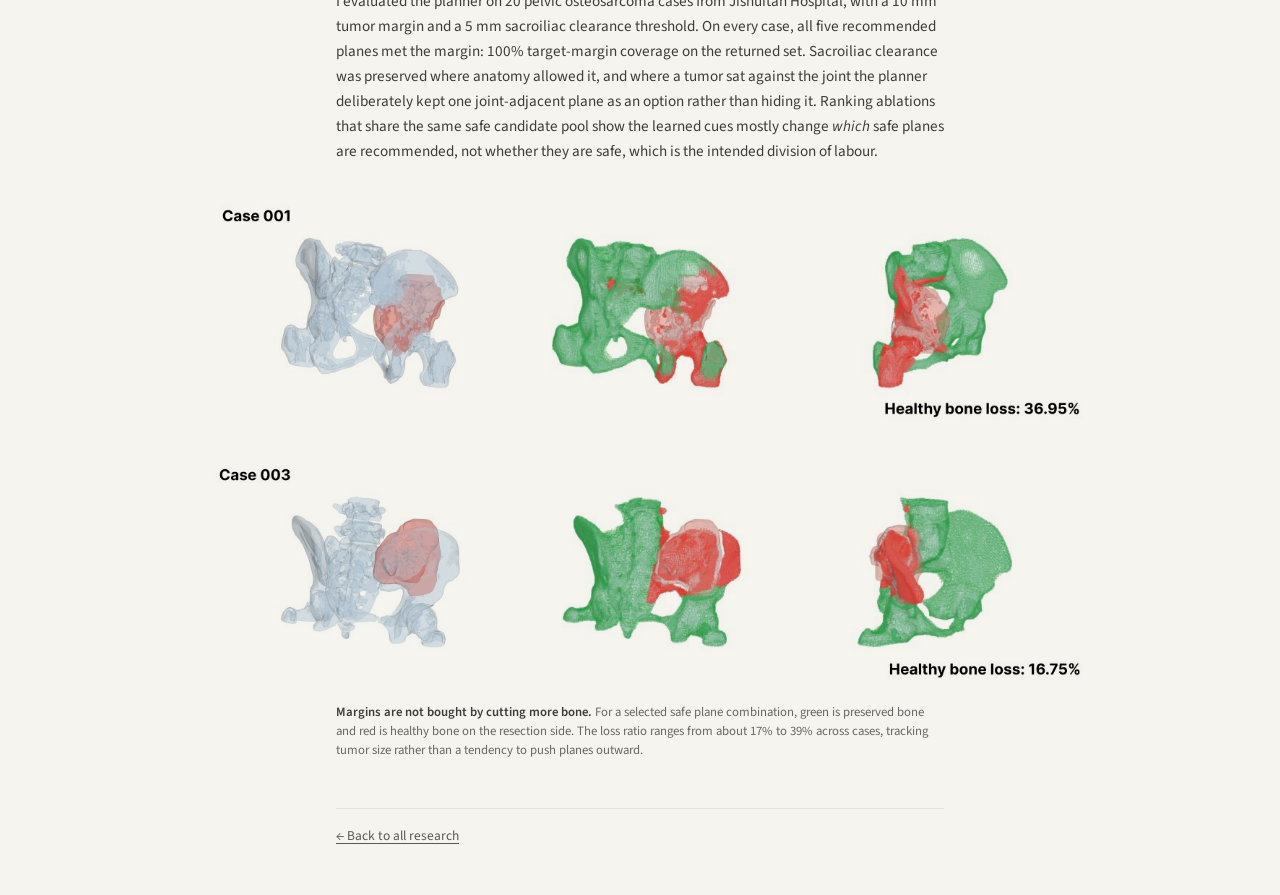
<file: research/osteotomy/index.html>
<!DOCTYPE html>
<html lang="en">
<head>
  <meta charset="utf-8">
  <meta name="viewport" content="width=device-width, initial-scale=1">
  <title>Bone Tumor Osteotomy Planning</title>
  <meta name="description" content="An automated resection planner for pelvic bone tumors: learned anatomical priors plus a hard geometric safety margin on every recommended cutting plane.">
  <link rel="icon" href="[data-uri]">
  <meta property="og:type" content="website">
  <meta property="og:site_name" content="Shuzhe Zhang">
  <meta property="og:title" content="Bone Tumor Osteotomy Planning">
  <meta property="og:description" content="An automated resection planner for pelvic bone tumors, with a hard geometric safety margin on every recommended cutting plane.">
  <meta property="og:image" content="https://shuzhezhang.com/research/osteotomy/figures/hero_cases.jpg">
  <meta property="og:url" content="https://shuzhezhang.com/research/osteotomy/">
  <meta name="twitter:card" content="summary_large_image">
  <link rel="preconnect" href="https://fonts.googleapis.com">
  <link rel="preconnect" href="https://fonts.gstatic.com" crossorigin>
  <link rel="stylesheet" href="https://fonts.googleapis.com/css2?family=Newsreader:ital,opsz,wght@0,6..72,400;0,6..72,500;1,6..72,400&family=Source+Sans+3:ital,wght@0,400;0,600;1,400&display=swap">
  <link rel="stylesheet" href="../../style.css">
  <link rel="stylesheet" href="../../post.css">
</head>
<body>
<div class="page">

  <header class="topbar">
    <a class="wordmark" href="../../"><svg class="mark" aria-hidden="true" focusable="false" xmlns="http://www.w3.org/2000/svg" viewBox="-1 -75.50 66.50 76.50"><polygon points="0.00,-70.00 10.00,-70.00 14.50,-74.50 4.50,-74.50" class="f-top"/><polygon points="10.00,-60.00 14.50,-64.50 14.50,-74.50 10.00,-70.00" class="f-right"/><polygon points="0.00,-60.00 10.00,-60.00 10.00,-70.00 0.00,-70.00" class="f-left"/><polygon points="10.00,-70.00 20.00,-70.00 24.50,-74.50 14.50,-74.50" class="f-top"/><polygon points="20.00,-60.00 24.50,-64.50 24.50,-74.50 20.00,-70.00" class="f-right"/><polygon points="10.00,-60.00 20.00,-60.00 20.00,-70.00 10.00,-70.00" class="f-left"/><polygon points="20.00,-70.00 30.00,-70.00 34.50,-74.50 24.50,-74.50" class="f-top"/><polygon points="30.00,-60.00 34.50,-64.50 34.50,-74.50 30.00,-70.00" class="f-right"/><polygon points="20.00,-60.00 30.00,-60.00 30.00,-70.00 20.00,-70.00" class="f-left"/><polygon points="30.00,-70.00 40.00,-70.00 44.50,-74.50 34.50,-74.50" class="f-top"/><polygon points="40.00,-60.00 44.50,-64.50 44.50,-74.50 40.00,-70.00" class="f-right"/><polygon points="30.00,-60.00 40.00,-60.00 40.00,-70.00 30.00,-70.00" class="f-left"/><polygon points="40.00,-70.00 50.00,-70.00 54.50,-74.50 44.50,-74.50" class="f-top"/><polygon points="50.00,-60.00 54.50,-64.50 54.50,-74.50 50.00,-70.00" class="f-right"/><polygon points="40.00,-60.00 50.00,-60.00 50.00,-70.00 40.00,-70.00" class="f-left"/><polygon points="50.00,-70.00 60.00,-70.00 64.50,-74.50 54.50,-74.50" class="f-top"/><polygon points="60.00,-60.00 64.50,-64.50 64.50,-74.50 60.00,-70.00" class="f-right"/><polygon points="50.00,-60.00 60.00,-60.00 60.00,-70.00 50.00,-70.00" class="f-left"/><polygon points="0.00,-60.00 10.00,-60.00 14.50,-64.50 4.50,-64.50" class="f-top"/><polygon points="10.00,-50.00 14.50,-54.50 14.50,-64.50 10.00,-60.00" class="f-right"/><polygon points="0.00,-50.00 10.00,-50.00 10.00,-60.00 0.00,-60.00" class="f-left"/><polygon points="10.00,-60.00 20.00,-60.00 24.50,-64.50 14.50,-64.50" class="f-top"/><polygon points="20.00,-50.00 24.50,-54.50 24.50,-64.50 20.00,-60.00" class="f-right"/><polygon points="10.00,-50.00 20.00,-50.00 20.00,-60.00 10.00,-60.00" class="f-left"/><polygon points="20.00,-60.00 30.00,-60.00 34.50,-64.50 24.50,-64.50" class="f-top"/><polygon points="30.00,-50.00 34.50,-54.50 34.50,-64.50 30.00,-60.00" class="f-right"/><polygon points="20.00,-50.00 30.00,-50.00 30.00,-60.00 20.00,-60.00" class="f-left"/><polygon points="30.00,-60.00 40.00,-60.00 44.50,-64.50 34.50,-64.50" class="f-top"/><polygon points="40.00,-50.00 44.50,-54.50 44.50,-64.50 40.00,-60.00" class="f-right"/><polygon points="30.00,-50.00 40.00,-50.00 40.00,-60.00 30.00,-60.00" class="f-left"/><polygon points="40.00,-60.00 50.00,-60.00 54.50,-64.50 44.50,-64.50" class="f-top"/><polygon points="50.00,-50.00 54.50,-54.50 54.50,-64.50 50.00,-60.00" class="f-right"/><polygon points="40.00,-50.00 50.00,-50.00 50.00,-60.00 40.00,-60.00" class="f-left"/><polygon points="50.00,-60.00 60.00,-60.00 64.50,-64.50 54.50,-64.50" class="f-top"/><polygon points="60.00,-50.00 64.50,-54.50 64.50,-64.50 60.00,-60.00" class="f-right"/><polygon points="50.00,-50.00 60.00,-50.00 60.00,-60.00 50.00,-60.00" class="f-left"/><polygon points="40.00,-50.00 50.00,-50.00 54.50,-54.50 44.50,-54.50" class="f-top"/><polygon points="50.00,-40.00 54.50,-44.50 54.50,-54.50 50.00,-50.00" class="f-right"/><polygon points="40.00,-40.00 50.00,-40.00 50.00,-50.00 40.00,-50.00" class="f-left"/><polygon points="50.00,-50.00 60.00,-50.00 64.50,-54.50 54.50,-54.50" class="f-top"/><polygon points="60.00,-40.00 64.50,-44.50 64.50,-54.50 60.00,-50.00" class="f-right"/><polygon points="50.00,-40.00 60.00,-40.00 60.00,-50.00 50.00,-50.00" class="f-left"/><polygon points="30.00,-40.00 40.00,-40.00 44.50,-44.50 34.50,-44.50" class="f-top"/><polygon points="40.00,-30.00 44.50,-34.50 44.50,-44.50 40.00,-40.00" class="f-right"/><polygon points="30.00,-30.00 40.00,-30.00 40.00,-40.00 30.00,-40.00" class="f-left"/><polygon points="40.00,-40.00 50.00,-40.00 54.50,-44.50 44.50,-44.50" class="f-top"/><polygon points="50.00,-30.00 54.50,-34.50 54.50,-44.50 50.00,-40.00" class="f-right"/><polygon points="40.00,-30.00 50.00,-30.00 50.00,-40.00 40.00,-40.00" class="f-left"/><polygon points="20.00,-30.00 30.00,-30.00 34.50,-34.50 24.50,-34.50" class="f-top"/><polygon points="30.00,-20.00 34.50,-24.50 34.50,-34.50 30.00,-30.00" class="f-right"/><polygon points="20.00,-20.00 30.00,-20.00 30.00,-30.00 20.00,-30.00" class="f-left"/><polygon points="30.00,-30.00 40.00,-30.00 44.50,-34.50 34.50,-34.50" class="f-top"/><polygon points="40.00,-20.00 44.50,-24.50 44.50,-34.50 40.00,-30.00" class="f-right"/><polygon points="30.00,-20.00 40.00,-20.00 40.00,-30.00 30.00,-30.00" class="f-left"/><polygon points="20.00,-20.00 30.00,-20.00 34.50,-24.50 24.50,-24.50" class="f-top"/><polygon points="30.00,-10.00 34.50,-14.50 34.50,-24.50 30.00,-20.00" class="f-right"/><polygon points="20.00,-10.00 30.00,-10.00 30.00,-20.00 20.00,-20.00" class="f-left"/><polygon points="30.00,-20.00 40.00,-20.00 44.50,-24.50 34.50,-24.50" class="f-top"/><polygon points="40.00,-10.00 44.50,-14.50 44.50,-24.50 40.00,-20.00" class="f-right"/><polygon points="30.00,-10.00 40.00,-10.00 40.00,-20.00 30.00,-20.00" class="f-left"/><polygon points="20.00,-10.00 30.00,-10.00 34.50,-14.50 24.50,-14.50" class="f-top"/><polygon points="30.00,0.00 34.50,-4.50 34.50,-14.50 30.00,-10.00" class="f-right"/><polygon points="20.00,0.00 30.00,0.00 30.00,-10.00 20.00,-10.00" class="f-left"/><polygon points="30.00,-10.00 40.00,-10.00 44.50,-14.50 34.50,-14.50" class="f-top"/><polygon points="40.00,0.00 44.50,-4.50 44.50,-14.50 40.00,-10.00" class="f-right"/><polygon points="30.00,0.00 40.00,0.00 40.00,-10.00 30.00,-10.00" class="f-left"/></svg>Shuzhe Zhang</a>
    <nav>
      <a href="../../#research">Research</a>
      <a href="../../#publications">Publications</a>
      <a href="../../#experience">Experience</a>
      <a href="../../Shuzhe_Zhang_CV.pdf">CV</a>
      <a href="https://scholar.google.com/citations?user=uV5fnogAAAAJ">Google Scholar</a>
    </nav>
  </header>

  <article class="post">

    <header class="post-head">
      <h1>Bone Tumor Osteotomy Planning</h1>
      <p class="sub">An automated resection planner for pelvic bone tumors. It learns where the anatomy is risky, then guarantees, by construction, that every cutting plane it recommends clears the tumor by the prescribed margin.</p>
      <dl class="post-meta">
        <dt>Where</dt><dd>HCI Lab, Shenzhen Institutes of Advanced Technology, CAS · advised by <a href="https://people.ucas.ac.cn/~qianyinling">Yinling Qian</a></dd>
        <dt>When</dt><dd>2025</dd>
        <dt>My role</dt><dd>Built the system end to end: the three-stage pipeline, the hard-constraint planner, and the evaluation on clinical cases</dd>
        <dt>Tools</dt><dd>Python, PyTorch, PointNet++, 3D Slicer</dd>
      </dl>
    </header>

    <figure class="hero">
      <img class="blend" src="figures/hero_cases.jpg" alt="Three clinical pelvic cases: the input pelvis with tumor, and four views of the recommended cutting planes around it.">
      <p class="hero-note">Three clinical cases. Left: the input pelvis (gray) and tumor (red). Right: four views of the recommended cutting planes (blue) and the fitted sacroiliac peeling regions (green).</p>
    </figure>

    <h3 id="problem"><a class="anchor" href="#problem">#</a>The problem</h3>
    <p>Removing a bone tumor from the pelvis is a fight between two goals. The surgeon needs a wide margin around the tumor, because a marginal resection roughly quadruples the chance the tumor comes back. But the pelvis is crowded with nerves, vessels, and the sacroiliac joint that holds the pelvic ring together, so every extra millimetre of margin costs function. Today this trade-off is planned by hand in virtual-surgery software, which is slow, varies between planners, and is frozen once the patient-specific guides are printed.</p>
    <p>Automated planners exist, but they sit at two unsatisfying extremes. Pure geometric search is fast but blind to anatomy. Learned models understand anatomy but regress plane parameters directly, with nothing stopping them from proposing a plane that cuts through the tumor. For surgery that is not an acceptable failure mode.</p>

    <h3 id="built"><a class="anchor" href="#built">#</a>What I built</h3>
    <p>A planner that keeps the two sides separate: a learned part decides <strong>where good cuts probably are</strong>, and a deterministic geometric part decides <strong>whether a cut is safe</strong>. The learned part can only shape which candidates get proposed and how they rank. It cannot make an unsafe plane safe.</p>
    <figure class="fig mid">
      <img class="blend" src="figures/framework.png" alt="Three-stage pipeline: CT to point-cloud priors, teacher–student guidance fields, and the generate–correct–select planner.">
      <figcaption><b>The three stages.</b> CT scans become point clouds with per-point priors, a teacher–student model turns those into planning cues, and a generate–correct–select planner produces the final planes.</figcaption>
    </figure>
    <ol class="stages">
      <li><b>Point-wise priors.</b> CT segmentations of bone and tumor become point clouds in millimetre coordinates. A PointNet++-style encoder–decoder labels every point with anatomy and a continuous tumor-proximity risk score, and the sacrum and ilium are segmented with the open CTPelvic1K model so the sacroiliac joint can be found later.</li>
      <li><b>Planning cues.</b> A voxel-level teacher network learns spatially smooth safety fields over the whole pelvis; a lightweight point-wise student distils them into four signals a planner can use: <em>contact</em> risk, <em>peeling</em> feasibility along bone interfaces, the tumor's <em>invasion</em> direction, and <em>geometric</em> importance. Stage 1 says where things are risky; stage 2 says which directions are worth cutting from.</li>
      <li><b>Generate, correct, select.</b> Candidate planes are seeded from geometry and from the cues. Each one is analytically pushed outward until the whole tumor sits at least 10 mm behind it, then verified on a finite cutting footprint. Near-duplicates are suppressed, and the survivors are ranked by how well they respect bone blocks, the sacroiliac joint, and a realistic surgical approach along the iliac crest. The top five are returned.</li>
    </ol>

    <h3 id="safety"><a class="anchor" href="#safety">#</a>How the safety guarantee works</h3>
    <p>The margin is not a loss term or a soft penalty. For a candidate plane, the planner computes the signed distance of every tumor surface point to the plane, orients the normal so the tumor lies behind it, and if the closest tumor point is nearer than the margin, translates the plane along its normal by exactly the shortfall. The corrected plane satisfies the margin by construction, and a numerical check on the finite plane guards against sign and floating-point mistakes. Because this runs on every plane individually, each recommended cut is independently tumor-safe, and the surgeon can pick any subset of them.</p>
    <figure class="fig narrow">
      <img class="blend" src="figures/risk_heatmap.jpg" alt="In-plane risk heatmap on one recommended cutting plane, with projected bone contours.">
      <figcaption><b>What the planner sees on one plane.</b> Warm colours are higher collateral-cut risk, blue is lower; white curves are bone contours projected onto the plane. Ranking prefers planes whose low-risk corridor runs clear of the tumor.</figcaption>
    </figure>

    <h3 id="results"><a class="anchor" href="#results">#</a>What it does on real cases</h3>
    <p>I evaluated the planner on 20 pelvic osteosarcoma cases from Jishuitan Hospital, with a 10 mm tumor margin and a 5 mm sacroiliac clearance threshold. On every case, all five recommended planes met the margin: 100% target-margin coverage on the returned set. Sacroiliac clearance was preserved where anatomy allowed it, and where a tumor sat against the joint the planner deliberately kept one joint-adjacent plane as an option rather than hiding it. Ranking ablations that share the same safe candidate pool show the learned cues mostly change <em>which</em> safe planes are recommended, not whether they are safe, which is the intended division of labour.</p>
    <figure class="fig">
      <img class="blend" src="figures/bone_loss_2cases.jpg" alt="Two cases showing preserved bone in green and healthy bone on the resection side in red, with the healthy-bone-loss percentage.">
      <figcaption><b>Margins are not bought by cutting more bone.</b> For a selected safe plane combination, green is preserved bone and red is healthy bone on the resection side. The loss ratio ranges from about 17% to 39% across cases, tracking tumor size rather than a tendency to push planes outward.</figcaption>
    </figure>

    <footer class="post-foot">
      <a href="../../">← Back to all research</a>
    </footer>
  </article>

</div>

<!-- Cloudflare Web Analytics -->
<script defer src="https://static.cloudflareinsights.com/beacon.min.js" data-cf-beacon='{"token": "bf125b1ca3aa4af48629b1080edcd780"}'></script>
<!-- End Cloudflare Web Analytics -->
</body>
</html>
</file>
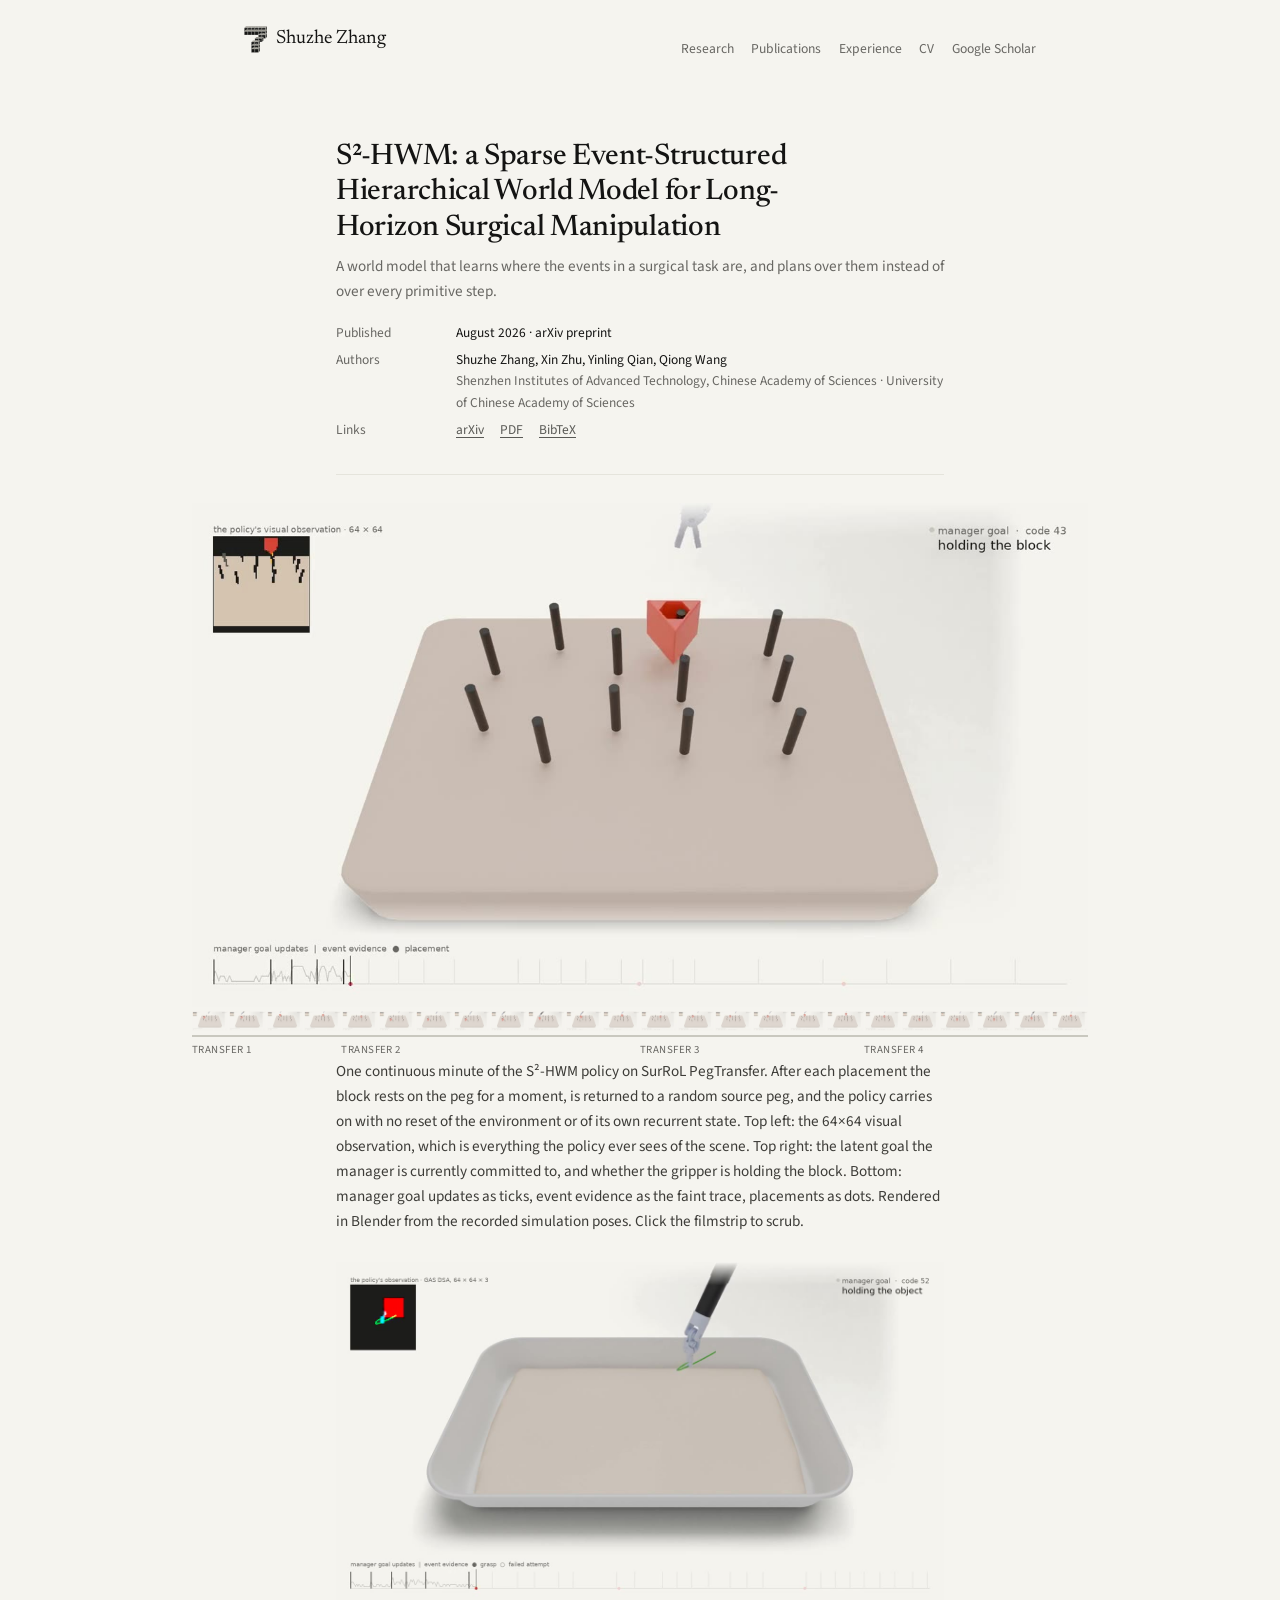
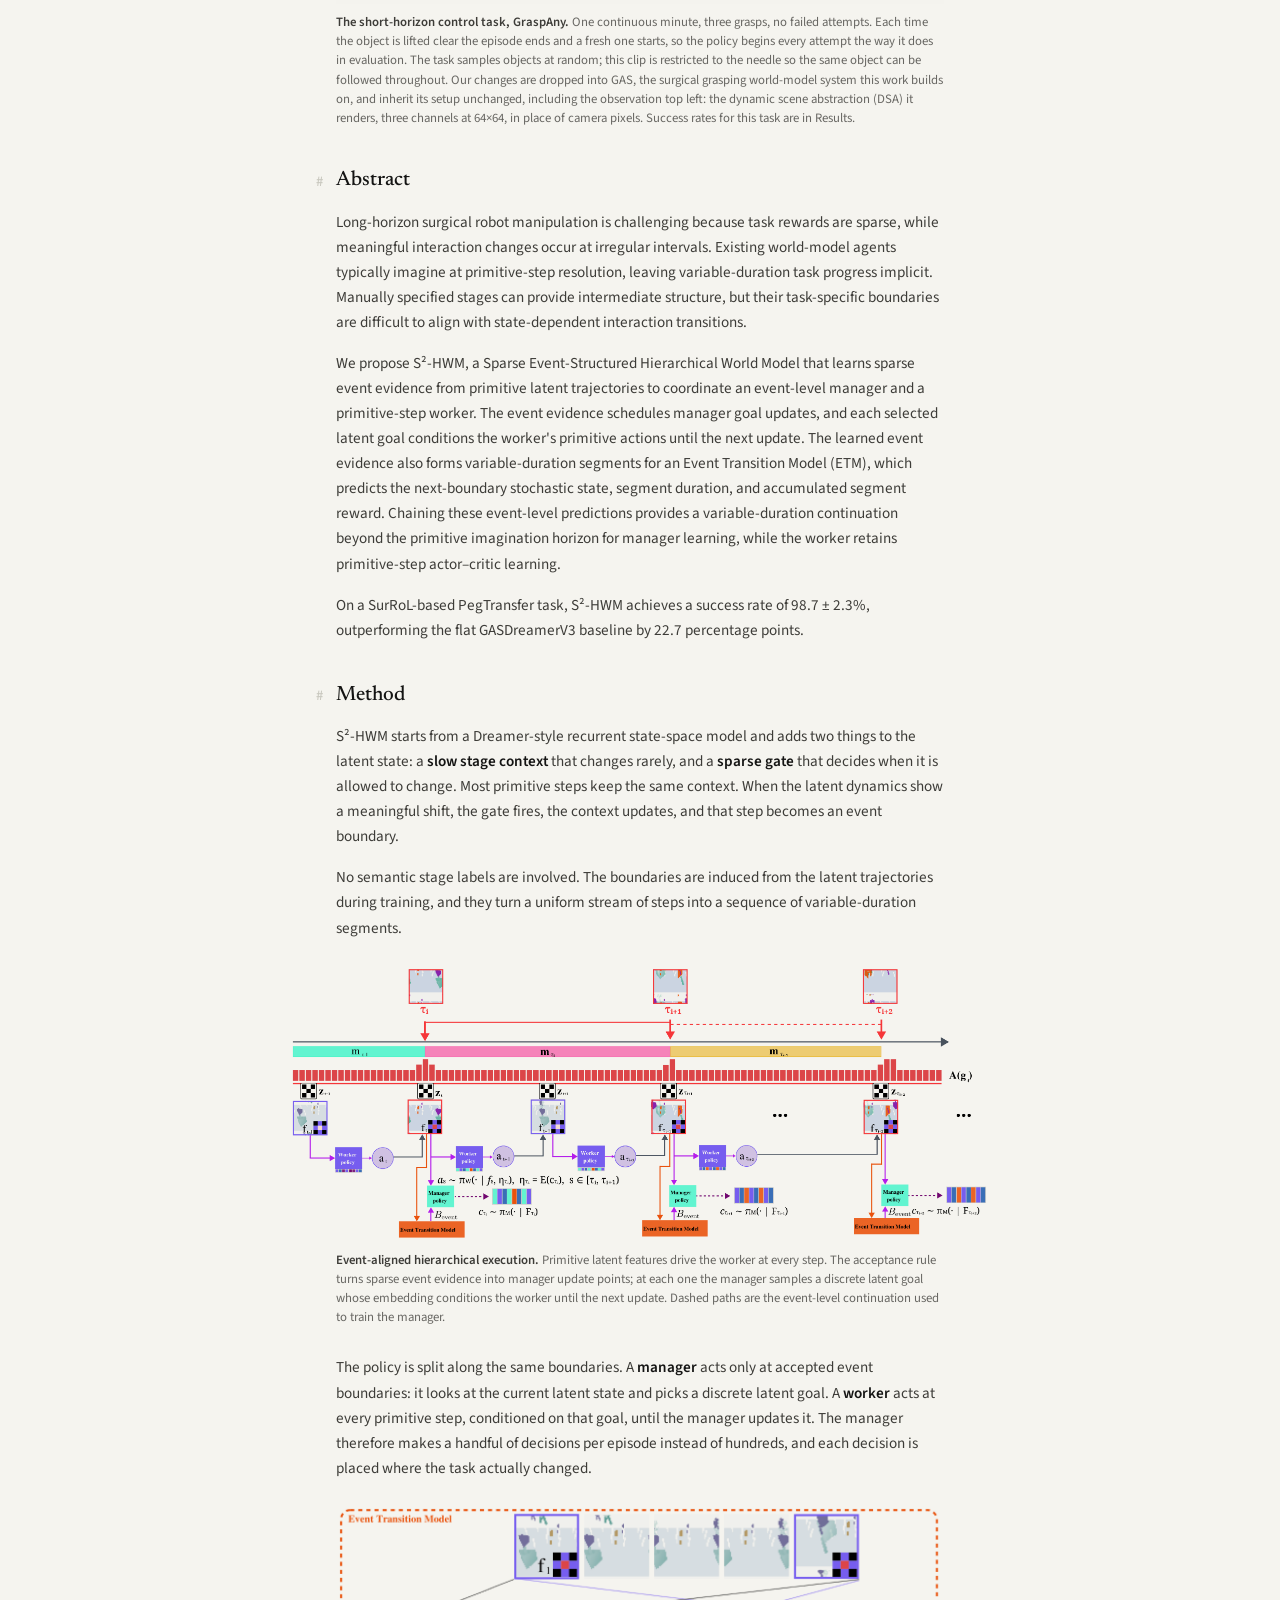
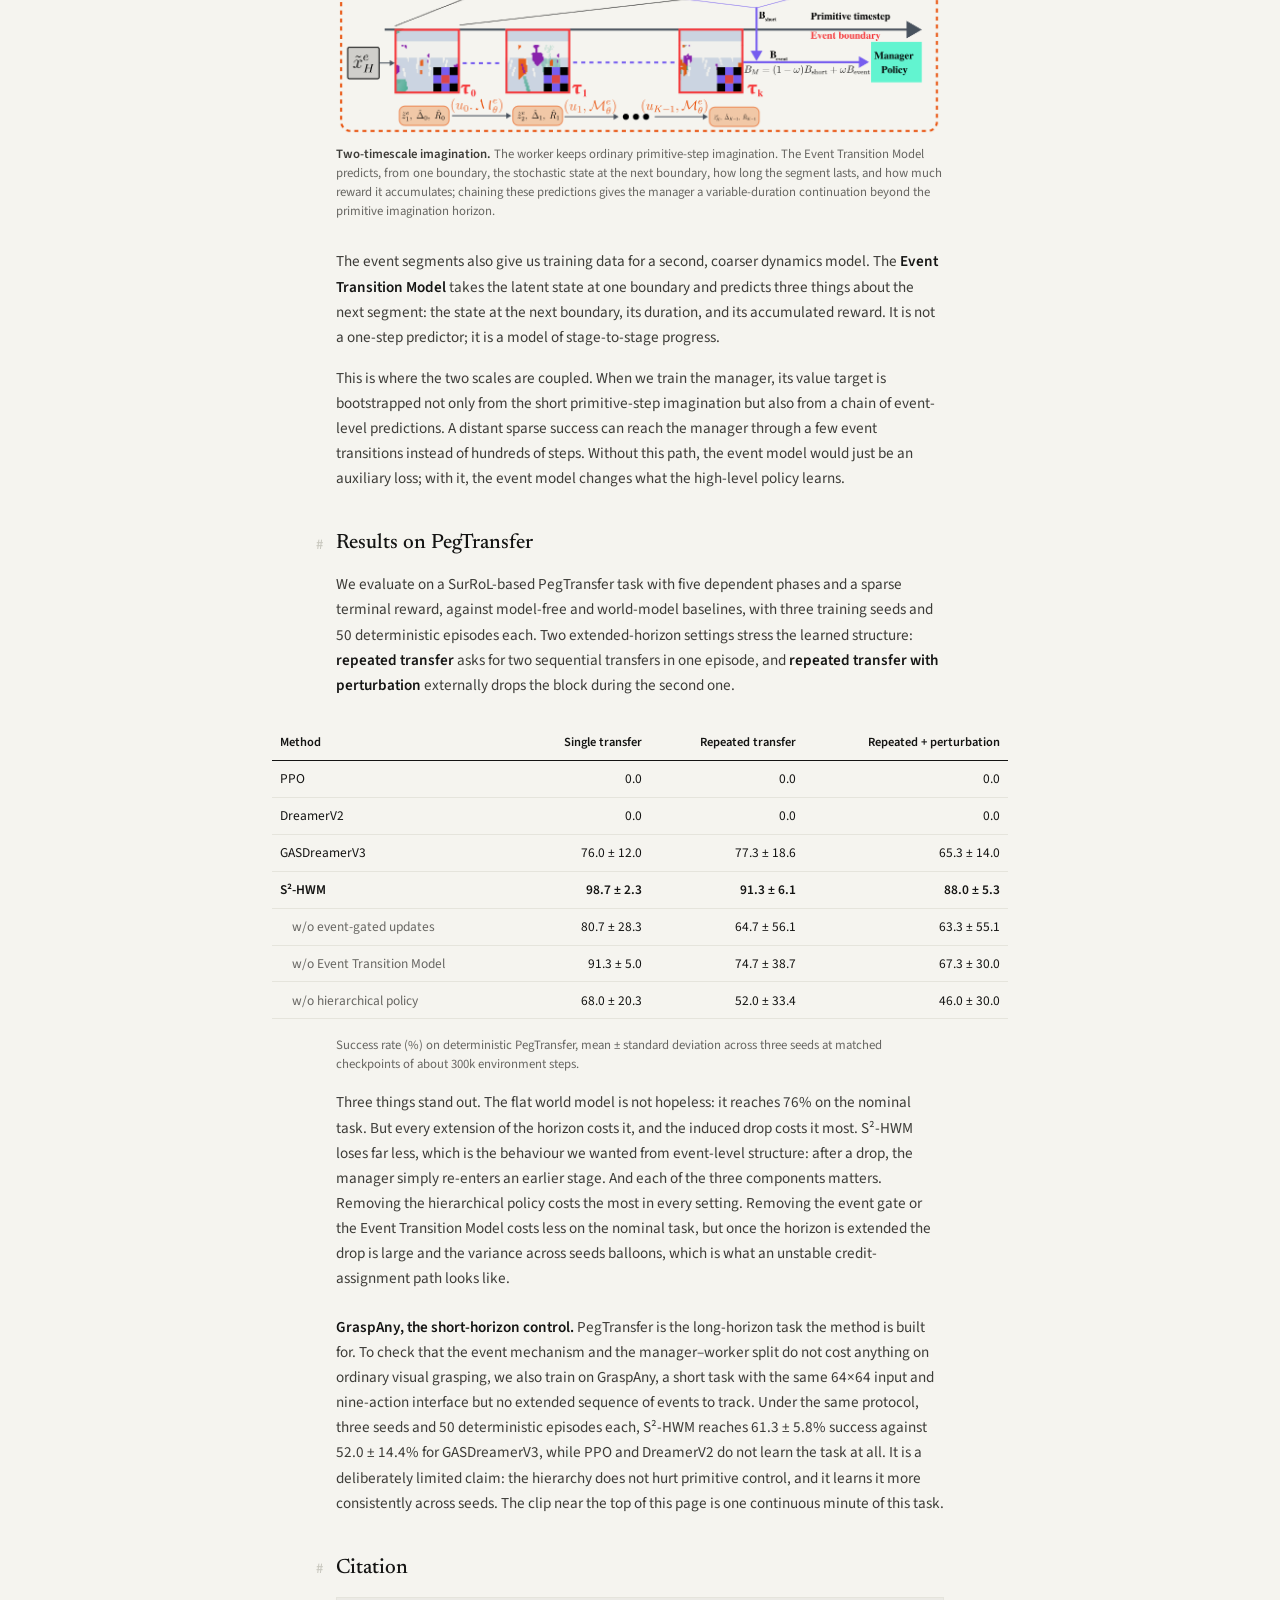
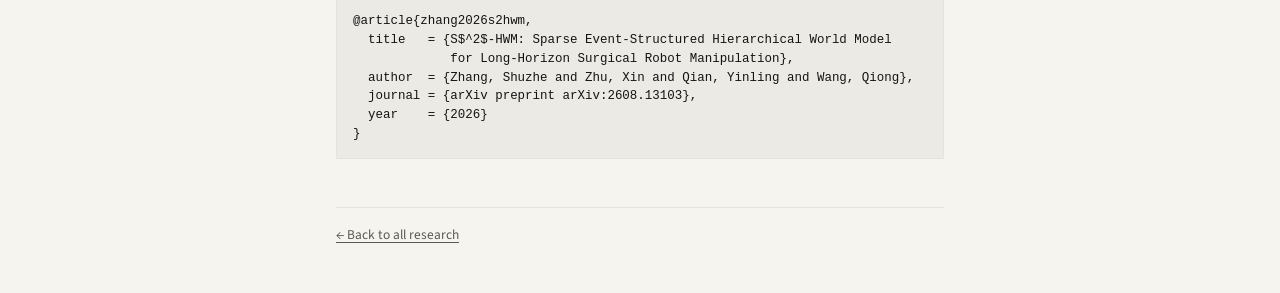
<file: research/s2-hwm/index.html>
<!DOCTYPE html>
<html lang="en">
<head>
  <meta charset="utf-8">
  <meta name="viewport" content="width=device-width, initial-scale=1">
  <title>S²-HWM</title>
  <meta name="description" content="S²-HWM: a sparse event-structured hierarchical world model for long-horizon surgical robot manipulation. 98.7% success on SurRoL PegTransfer.">
  <link rel="icon" href="[data-uri]">
  <meta property="og:type" content="website">
  <meta property="og:site_name" content="Shuzhe Zhang">
  <meta property="og:title" content="S²-HWM">
  <meta property="og:description" content="A world model that learns where the events in a surgical task are, and plans over them instead of over every primitive step.">
  <meta property="og:image" content="https://shuzhezhang.com/research/s2-hwm/media/pegtransfer_blender_poster.jpg">
  <meta property="og:url" content="https://shuzhezhang.com/research/s2-hwm/">
  <meta name="twitter:card" content="summary_large_image">
  <link rel="preconnect" href="https://fonts.googleapis.com">
  <link rel="preconnect" href="https://fonts.gstatic.com" crossorigin>
  <link rel="stylesheet" href="https://fonts.googleapis.com/css2?family=Newsreader:ital,opsz,wght@0,6..72,400;0,6..72,500;1,6..72,400&family=Source+Sans+3:ital,wght@0,400;0,600;1,400&display=swap">
  <link rel="stylesheet" href="../../style.css">
  <link rel="stylesheet" href="../../post.css">
</head>
<body>
<div class="page">

  <header class="topbar">
    <a class="wordmark" href="../../"><svg class="mark" aria-hidden="true" focusable="false" xmlns="http://www.w3.org/2000/svg" viewBox="-1 -75.50 66.50 76.50"><polygon points="0.00,-70.00 10.00,-70.00 14.50,-74.50 4.50,-74.50" class="f-top"/><polygon points="10.00,-60.00 14.50,-64.50 14.50,-74.50 10.00,-70.00" class="f-right"/><polygon points="0.00,-60.00 10.00,-60.00 10.00,-70.00 0.00,-70.00" class="f-left"/><polygon points="10.00,-70.00 20.00,-70.00 24.50,-74.50 14.50,-74.50" class="f-top"/><polygon points="20.00,-60.00 24.50,-64.50 24.50,-74.50 20.00,-70.00" class="f-right"/><polygon points="10.00,-60.00 20.00,-60.00 20.00,-70.00 10.00,-70.00" class="f-left"/><polygon points="20.00,-70.00 30.00,-70.00 34.50,-74.50 24.50,-74.50" class="f-top"/><polygon points="30.00,-60.00 34.50,-64.50 34.50,-74.50 30.00,-70.00" class="f-right"/><polygon points="20.00,-60.00 30.00,-60.00 30.00,-70.00 20.00,-70.00" class="f-left"/><polygon points="30.00,-70.00 40.00,-70.00 44.50,-74.50 34.50,-74.50" class="f-top"/><polygon points="40.00,-60.00 44.50,-64.50 44.50,-74.50 40.00,-70.00" class="f-right"/><polygon points="30.00,-60.00 40.00,-60.00 40.00,-70.00 30.00,-70.00" class="f-left"/><polygon points="40.00,-70.00 50.00,-70.00 54.50,-74.50 44.50,-74.50" class="f-top"/><polygon points="50.00,-60.00 54.50,-64.50 54.50,-74.50 50.00,-70.00" class="f-right"/><polygon points="40.00,-60.00 50.00,-60.00 50.00,-70.00 40.00,-70.00" class="f-left"/><polygon points="50.00,-70.00 60.00,-70.00 64.50,-74.50 54.50,-74.50" class="f-top"/><polygon points="60.00,-60.00 64.50,-64.50 64.50,-74.50 60.00,-70.00" class="f-right"/><polygon points="50.00,-60.00 60.00,-60.00 60.00,-70.00 50.00,-70.00" class="f-left"/><polygon points="0.00,-60.00 10.00,-60.00 14.50,-64.50 4.50,-64.50" class="f-top"/><polygon points="10.00,-50.00 14.50,-54.50 14.50,-64.50 10.00,-60.00" class="f-right"/><polygon points="0.00,-50.00 10.00,-50.00 10.00,-60.00 0.00,-60.00" class="f-left"/><polygon points="10.00,-60.00 20.00,-60.00 24.50,-64.50 14.50,-64.50" class="f-top"/><polygon points="20.00,-50.00 24.50,-54.50 24.50,-64.50 20.00,-60.00" class="f-right"/><polygon points="10.00,-50.00 20.00,-50.00 20.00,-60.00 10.00,-60.00" class="f-left"/><polygon points="20.00,-60.00 30.00,-60.00 34.50,-64.50 24.50,-64.50" class="f-top"/><polygon points="30.00,-50.00 34.50,-54.50 34.50,-64.50 30.00,-60.00" class="f-right"/><polygon points="20.00,-50.00 30.00,-50.00 30.00,-60.00 20.00,-60.00" class="f-left"/><polygon points="30.00,-60.00 40.00,-60.00 44.50,-64.50 34.50,-64.50" class="f-top"/><polygon points="40.00,-50.00 44.50,-54.50 44.50,-64.50 40.00,-60.00" class="f-right"/><polygon points="30.00,-50.00 40.00,-50.00 40.00,-60.00 30.00,-60.00" class="f-left"/><polygon points="40.00,-60.00 50.00,-60.00 54.50,-64.50 44.50,-64.50" class="f-top"/><polygon points="50.00,-50.00 54.50,-54.50 54.50,-64.50 50.00,-60.00" class="f-right"/><polygon points="40.00,-50.00 50.00,-50.00 50.00,-60.00 40.00,-60.00" class="f-left"/><polygon points="50.00,-60.00 60.00,-60.00 64.50,-64.50 54.50,-64.50" class="f-top"/><polygon points="60.00,-50.00 64.50,-54.50 64.50,-64.50 60.00,-60.00" class="f-right"/><polygon points="50.00,-50.00 60.00,-50.00 60.00,-60.00 50.00,-60.00" class="f-left"/><polygon points="40.00,-50.00 50.00,-50.00 54.50,-54.50 44.50,-54.50" class="f-top"/><polygon points="50.00,-40.00 54.50,-44.50 54.50,-54.50 50.00,-50.00" class="f-right"/><polygon points="40.00,-40.00 50.00,-40.00 50.00,-50.00 40.00,-50.00" class="f-left"/><polygon points="50.00,-50.00 60.00,-50.00 64.50,-54.50 54.50,-54.50" class="f-top"/><polygon points="60.00,-40.00 64.50,-44.50 64.50,-54.50 60.00,-50.00" class="f-right"/><polygon points="50.00,-40.00 60.00,-40.00 60.00,-50.00 50.00,-50.00" class="f-left"/><polygon points="30.00,-40.00 40.00,-40.00 44.50,-44.50 34.50,-44.50" class="f-top"/><polygon points="40.00,-30.00 44.50,-34.50 44.50,-44.50 40.00,-40.00" class="f-right"/><polygon points="30.00,-30.00 40.00,-30.00 40.00,-40.00 30.00,-40.00" class="f-left"/><polygon points="40.00,-40.00 50.00,-40.00 54.50,-44.50 44.50,-44.50" class="f-top"/><polygon points="50.00,-30.00 54.50,-34.50 54.50,-44.50 50.00,-40.00" class="f-right"/><polygon points="40.00,-30.00 50.00,-30.00 50.00,-40.00 40.00,-40.00" class="f-left"/><polygon points="20.00,-30.00 30.00,-30.00 34.50,-34.50 24.50,-34.50" class="f-top"/><polygon points="30.00,-20.00 34.50,-24.50 34.50,-34.50 30.00,-30.00" class="f-right"/><polygon points="20.00,-20.00 30.00,-20.00 30.00,-30.00 20.00,-30.00" class="f-left"/><polygon points="30.00,-30.00 40.00,-30.00 44.50,-34.50 34.50,-34.50" class="f-top"/><polygon points="40.00,-20.00 44.50,-24.50 44.50,-34.50 40.00,-30.00" class="f-right"/><polygon points="30.00,-20.00 40.00,-20.00 40.00,-30.00 30.00,-30.00" class="f-left"/><polygon points="20.00,-20.00 30.00,-20.00 34.50,-24.50 24.50,-24.50" class="f-top"/><polygon points="30.00,-10.00 34.50,-14.50 34.50,-24.50 30.00,-20.00" class="f-right"/><polygon points="20.00,-10.00 30.00,-10.00 30.00,-20.00 20.00,-20.00" class="f-left"/><polygon points="30.00,-20.00 40.00,-20.00 44.50,-24.50 34.50,-24.50" class="f-top"/><polygon points="40.00,-10.00 44.50,-14.50 44.50,-24.50 40.00,-20.00" class="f-right"/><polygon points="30.00,-10.00 40.00,-10.00 40.00,-20.00 30.00,-20.00" class="f-left"/><polygon points="20.00,-10.00 30.00,-10.00 34.50,-14.50 24.50,-14.50" class="f-top"/><polygon points="30.00,0.00 34.50,-4.50 34.50,-14.50 30.00,-10.00" class="f-right"/><polygon points="20.00,0.00 30.00,0.00 30.00,-10.00 20.00,-10.00" class="f-left"/><polygon points="30.00,-10.00 40.00,-10.00 44.50,-14.50 34.50,-14.50" class="f-top"/><polygon points="40.00,0.00 44.50,-4.50 44.50,-14.50 40.00,-10.00" class="f-right"/><polygon points="30.00,0.00 40.00,0.00 40.00,-10.00 30.00,-10.00" class="f-left"/></svg>Shuzhe Zhang</a>
    <nav>
      <a href="../../#research">Research</a>
      <a href="../../#publications">Publications</a>
      <a href="../../#experience">Experience</a>
      <a href="../../Shuzhe_Zhang_CV.pdf">CV</a>
      <a href="https://scholar.google.com/citations?user=uV5fnogAAAAJ">Google Scholar</a>
    </nav>
  </header>

  <article class="post">

    <header class="post-head">
      <h1>S²-HWM: a Sparse Event-Structured Hierarchical World Model for Long-Horizon Surgical Manipulation</h1>
      <p class="sub">A world model that learns where the events in a surgical task are, and plans over them instead of over every primitive step.</p>
      <dl class="post-meta">
        <dt>Published</dt><dd>August 2026 · arXiv preprint</dd>
        <dt>Authors</dt><dd>Shuzhe Zhang, Xin Zhu, Yinling Qian, Qiong Wang<br><span style="color:var(--muted)">Shenzhen Institutes of Advanced Technology, Chinese Academy of Sciences · University of Chinese Academy of Sciences</span></dd>
        <dt>Links</dt><dd class="links"><a href="https://arxiv.org/abs/2608.13103">arXiv</a><a href="https://arxiv.org/pdf/2608.13103">PDF</a><a href="#bibtex">BibTeX</a></dd>
      </dl>
    </header>

    <figure class="hero">
      <video id="hero" src="media/pegtransfer_blender_60s.mp4" poster="media/pegtransfer_blender_poster.jpg" autoplay muted loop playsinline preload="metadata"></video>
      <div class="strip" id="strip"><img src="media/strip/f_01.jpg" alt="" data-i="0" loading="lazy"><img src="media/strip/f_02.jpg" alt="" data-i="1" loading="lazy"><img src="media/strip/f_03.jpg" alt="" data-i="2" loading="lazy"><img src="media/strip/f_04.jpg" alt="" data-i="3" loading="lazy"><img src="media/strip/f_05.jpg" alt="" data-i="4" loading="lazy"><img src="media/strip/f_06.jpg" alt="" data-i="5" loading="lazy"><img src="media/strip/f_07.jpg" alt="" data-i="6" loading="lazy"><img src="media/strip/f_08.jpg" alt="" data-i="7" loading="lazy"><img src="media/strip/f_09.jpg" alt="" data-i="8" loading="lazy"><img src="media/strip/f_10.jpg" alt="" data-i="9" loading="lazy"><img src="media/strip/f_11.jpg" alt="" data-i="10" loading="lazy"><img src="media/strip/f_12.jpg" alt="" data-i="11" loading="lazy"><img src="media/strip/f_13.jpg" alt="" data-i="12" loading="lazy"><img src="media/strip/f_14.jpg" alt="" data-i="13" loading="lazy"><img src="media/strip/f_15.jpg" alt="" data-i="14" loading="lazy"><img src="media/strip/f_16.jpg" alt="" data-i="15" loading="lazy"><img src="media/strip/f_17.jpg" alt="" data-i="16" loading="lazy"><img src="media/strip/f_18.jpg" alt="" data-i="17" loading="lazy"><img src="media/strip/f_19.jpg" alt="" data-i="18" loading="lazy"><img src="media/strip/f_20.jpg" alt="" data-i="19" loading="lazy"><img src="media/strip/f_21.jpg" alt="" data-i="20" loading="lazy"><img src="media/strip/f_22.jpg" alt="" data-i="21" loading="lazy"><img src="media/strip/f_23.jpg" alt="" data-i="22" loading="lazy"><img src="media/strip/f_24.jpg" alt="" data-i="23" loading="lazy"></div>
      <div class="phases" id="phases"><span style="grid-column: span 4">Transfer 1</span><span style="grid-column: span 8">Transfer 2</span><span style="grid-column: span 6">Transfer 3</span><span style="grid-column: span 6">Transfer 4</span></div>
      <p class="hero-note">One continuous minute of the S²-HWM policy on SurRoL PegTransfer. After each placement the block rests on the peg for a moment, is returned to a random source peg, and the policy carries on with no reset of the environment or of its own recurrent state. Top left: the 64×64 visual observation, which is everything the policy ever sees of the scene. Top right: the latent goal the manager is currently committed to, and whether the gripper is holding the block. Bottom: manager goal updates as ticks, event evidence as the faint trace, placements as dots. Rendered in Blender from the recorded simulation poses. Click the filmstrip to scrub.</p>
    </figure>

    <figure class="fig narrow">
      <video src="media/graspany_needle_60s.mp4" poster="media/graspany_needle_poster.jpg" autoplay muted loop playsinline preload="metadata"></video>
      <figcaption><b>The short-horizon control task, GraspAny.</b> One continuous minute, three grasps, no failed attempts. Each time the object is lifted clear the episode ends and a fresh one starts, so the policy begins every attempt the way it does in evaluation. The task samples objects at random; this clip is restricted to the needle so the same object can be followed throughout. Our changes are dropped into <a href="https://arxiv.org/abs/2405.17940">GAS</a>, the surgical grasping world-model system this work builds on, and inherit its setup unchanged, including the observation top left: the dynamic scene abstraction (DSA) it renders, three channels at 64×64, in place of camera pixels. Success rates for this task are in <a href="#results">Results</a>.</figcaption>
    </figure>

    <h3 id="abstract"><a class="anchor" href="#abstract">#</a>Abstract</h3>
    <p>Long-horizon surgical robot manipulation is challenging because task rewards are sparse, while meaningful interaction changes occur at irregular intervals. Existing world-model agents typically imagine at primitive-step resolution, leaving variable-duration task progress implicit. Manually specified stages can provide intermediate structure, but their task-specific boundaries are difficult to align with state-dependent interaction transitions.</p>
    <p>We propose S²-HWM, a Sparse Event-Structured Hierarchical World Model that learns sparse event evidence from primitive latent trajectories to coordinate an event-level manager and a primitive-step worker. The event evidence schedules manager goal updates, and each selected latent goal conditions the worker's primitive actions until the next update. The learned event evidence also forms variable-duration segments for an Event Transition Model (ETM), which predicts the next-boundary stochastic state, segment duration, and accumulated segment reward. Chaining these event-level predictions provides a variable-duration continuation beyond the primitive imagination horizon for manager learning, while the worker retains primitive-step actor–critic learning.</p>
    <p>On a SurRoL-based PegTransfer task, S²-HWM achieves a success rate of 98.7 ± 2.3%, outperforming the flat GASDreamerV3 baseline by 22.7 percentage points.</p>

    <h3 id="method"><a class="anchor" href="#method">#</a>Method</h3>
    <p>S²-HWM starts from a Dreamer-style recurrent state-space model and adds two things to the latent state: a <strong>slow stage context</strong> that changes rarely, and a <strong>sparse gate</strong> that decides when it is allowed to change. Most primitive steps keep the same context. When the latent dynamics show a meaningful shift, the gate fires, the context updates, and that step becomes an event boundary.</p>
    <p>No semantic stage labels are involved. The boundaries are induced from the latent trajectories during training, and they turn a uniform stream of steps into a sequence of variable-duration segments.</p>

    <figure class="fig mid">
      <img class="blend" src="figures/frame17_aaai.png" alt="Event-aligned hierarchical execution: a manager chooses a latent goal at each accepted event boundary; a worker executes primitive actions conditioned on that goal until the next boundary.">
      <figcaption><b>Event-aligned hierarchical execution.</b> Primitive latent features drive the worker at every step. The acceptance rule turns sparse event evidence into manager update points; at each one the manager samples a discrete latent goal whose embedding conditions the worker until the next update. Dashed paths are the event-level continuation used to train the manager.</figcaption>
    </figure>
    <p>The policy is split along the same boundaries. A <strong>manager</strong> acts only at accepted event boundaries: it looks at the current latent state and picks a discrete latent goal. A <strong>worker</strong> acts at every primitive step, conditioned on that goal, until the manager updates it. The manager therefore makes a handful of decisions per episode instead of hundreds, and each decision is placed where the task actually changed.</p>

    <figure class="fig narrow">
      <img class="blend" src="figures/frame16_aaai.png" alt="Two-timescale imagination: primitive-step imagination for the worker, and chained event-level predictions from the Event Transition Model that extend the manager's value bootstrap.">
      <figcaption><b>Two-timescale imagination.</b> The worker keeps ordinary primitive-step imagination. The Event Transition Model predicts, from one boundary, the stochastic state at the next boundary, how long the segment lasts, and how much reward it accumulates; chaining these predictions gives the manager a variable-duration continuation beyond the primitive imagination horizon.</figcaption>
    </figure>
    <p>The event segments also give us training data for a second, coarser dynamics model. The <strong>Event Transition Model</strong> takes the latent state at one boundary and predicts three things about the next segment: the state at the next boundary, its duration, and its accumulated reward. It is not a one-step predictor; it is a model of stage-to-stage progress.</p>
    <p>This is where the two scales are coupled. When we train the manager, its value target is bootstrapped not only from the short primitive-step imagination but also from a chain of event-level predictions. A distant sparse success can reach the manager through a few event transitions instead of hundreds of steps. Without this path, the event model would just be an auxiliary loss; with it, the event model changes what the high-level policy learns.</p>

    <h3 id="results"><a class="anchor" href="#results">#</a>Results on PegTransfer</h3>
    <p>We evaluate on a SurRoL-based PegTransfer task with five dependent phases and a sparse terminal reward, against model-free and world-model baselines, with three training seeds and 50 deterministic episodes each. Two extended-horizon settings stress the learned structure: <strong>repeated transfer</strong> asks for two sequential transfers in one episode, and <strong>repeated transfer with perturbation</strong> externally drops the block during the second one.</p>
    <div class="table-wrap">
    <table>
      <thead><tr><th>Method</th><th class="num">Single transfer</th><th class="num">Repeated transfer</th><th class="num">Repeated + perturbation</th></tr></thead>
      <tbody>
        <tr><td>PPO</td><td class="num">0.0</td><td class="num">0.0</td><td class="num">0.0</td></tr>
        <tr><td>DreamerV2</td><td class="num">0.0</td><td class="num">0.0</td><td class="num">0.0</td></tr>
        <tr><td>GASDreamerV3</td><td class="num">76.0 ± 12.0</td><td class="num">77.3 ± 18.6</td><td class="num">65.3 ± 14.0</td></tr>
        <tr class="ours"><td>S²-HWM</td><td class="num">98.7 ± 2.3</td><td class="num">91.3 ± 6.1</td><td class="num">88.0 ± 5.3</td></tr>
        <tr class="abl"><td>w/o event-gated updates</td><td class="num">80.7 ± 28.3</td><td class="num">64.7 ± 56.1</td><td class="num">63.3 ± 55.1</td></tr>
        <tr class="abl"><td>w/o Event Transition Model</td><td class="num">91.3 ± 5.0</td><td class="num">74.7 ± 38.7</td><td class="num">67.3 ± 30.0</td></tr>
        <tr class="abl"><td>w/o hierarchical policy</td><td class="num">68.0 ± 20.3</td><td class="num">52.0 ± 33.4</td><td class="num">46.0 ± 30.0</td></tr>
      </tbody>
    </table>
    </div>
    <figcaption>Success rate (%) on deterministic PegTransfer, mean ± standard deviation across three seeds at matched checkpoints of about 300k environment steps.</figcaption>
    <p style="margin-top:1rem">Three things stand out. The flat world model is not hopeless: it reaches 76% on the nominal task. But every extension of the horizon costs it, and the induced drop costs it most. S²-HWM loses far less, which is the behaviour we wanted from event-level structure: after a drop, the manager simply re-enters an earlier stage. And each of the three components matters. Removing the hierarchical policy costs the most in every setting. Removing the event gate or the Event Transition Model costs less on the nominal task, but once the horizon is extended the drop is large and the variance across seeds balloons, which is what an unstable credit-assignment path looks like.</p>

    <p style="margin-top:1.5rem"><strong>GraspAny, the short-horizon control.</strong> PegTransfer is the long-horizon task the method is built for. To check that the event mechanism and the manager–worker split do not cost anything on ordinary visual grasping, we also train on GraspAny, a short task with the same 64×64 input and nine-action interface but no extended sequence of events to track. Under the same protocol, three seeds and 50 deterministic episodes each, S²-HWM reaches 61.3 ± 5.8% success against 52.0 ± 14.4% for GASDreamerV3, while PPO and DreamerV2 do not learn the task at all. It is a deliberately limited claim: the hierarchy does not hurt primitive control, and it learns it more consistently across seeds. The clip near the top of this page is one continuous minute of this task.</p>

    <h3 id="bibtex"><a class="anchor" href="#bibtex">#</a>Citation</h3>
<pre class="bib">@article{zhang2026s2hwm,
  title   = {S$^2$-HWM: Sparse Event-Structured Hierarchical World Model
             for Long-Horizon Surgical Robot Manipulation},
  author  = {Zhang, Shuzhe and Zhu, Xin and Qian, Yinling and Wang, Qiong},
  journal = {arXiv preprint arXiv:2608.13103},
  year    = {2026}
}</pre>

    <footer class="post-foot">
      <a href="../../">← Back to all research</a>
    </footer>
  </article>

</div>
<script>
(function(){
  var v=document.getElementById('hero'), strip=document.getElementById('strip'), ph=document.getElementById('phases');
  if(!v||!strip) return;
  var frames=Array.prototype.slice.call(strip.querySelectorAll('img')), spans=Array.prototype.slice.call(ph.querySelectorAll('span'));
  var counts=spans.map(function(s){return parseInt((s.style.gridColumn||'span 1').replace(/\D/g,''),10)||1;});
  function phaseOf(i){var acc=0;for(var k=0;k<counts.length;k++){acc+=counts[k];if(i<acc)return k;}return counts.length-1;}
  var cur=-1;
  v.addEventListener('timeupdate',function(){
    if(!v.duration) return;
    var i=Math.min(frames.length-1,Math.floor(v.currentTime/v.duration*frames.length));
    if(i===cur) return; cur=i;
    frames.forEach(function(f,k){f.classList.toggle('is-current',k===i);});
    var p=phaseOf(i); spans.forEach(function(s,k){s.classList.toggle('is-current',k===p);});
  });
  strip.addEventListener('click',function(e){
    var t=e.target.closest('img'); if(!t||!v.duration) return;
    v.currentTime=(parseInt(t.dataset.i,10)+0.5)/frames.length*v.duration; v.play();
  });
})();
</script>

<!-- Cloudflare Web Analytics -->
<script defer src="https://static.cloudflareinsights.com/beacon.min.js" data-cf-beacon='{"token": "bf125b1ca3aa4af48629b1080edcd780"}'></script>
<!-- End Cloudflare Web Analytics -->
</body>
</html>
</file>
<file: style.css>
/* ---------- Tokens ---------- */
:root {
  --paper: #f5f4ef;        /* warm paper ground, as on pi.website */
  --paper-hover: #ebeae5;
  --card: #ffffff;
  --ink: #141413;
  --ink-soft: #3d3c38;
  --muted: #686763;
  --divider: #e5e4dc;
  --rail: #c9c8bf;
  --link: #595955;
  --shadow: #141413;
  --vox-top: #8f8d84; --vox-left: #141413; --vox-right: #3d3c38;

  --serif: "Newsreader", "Iowan Old Style", Georgia, "Times New Roman", serif;
  --sans: "Source Sans 3", "Helvetica Neue", Arial, system-ui, sans-serif;
  --measure: 52rem;   /* 832px column; paragraphs stay capped below */
}
@media (prefers-color-scheme: dark) {
  :root:not([data-theme="light"]) {
    --paper: #151513; --paper-hover: #1f1e1b; --card: #1b1b18;
    --ink: #ebe9e1; --ink-soft: #cfcdc4; --muted: #9a988f;
    --divider: #2b2a26; --rail: #3a3934; --link: #b3b1a8; --shadow: #ebe9e1;
    --vox-top: #8f8d84; --vox-left: #ebe9e1; --vox-right: #bab8af;
  }
}
:root[data-theme="dark"] {
  --paper: #151513; --paper-hover: #1f1e1b; --card: #1b1b18;
  --ink: #ebe9e1; --ink-soft: #cfcdc4; --muted: #9a988f;
  --divider: #2b2a26; --rail: #3a3934; --link: #b3b1a8; --shadow: #ebe9e1;
  --vox-top: #8f8d84; --vox-left: #ebe9e1; --vox-right: #bab8af;
}

/* ---------- Base ---------- */
*, *::before, *::after { box-sizing: border-box; }
body {
  margin: 0;
  background: var(--paper);
  color: var(--ink);
  font-family: var(--sans);
  font-size: 15px;
  line-height: 1.6;
  -webkit-font-smoothing: antialiased;
}
a { color: inherit; text-decoration: none; }
a:focus-visible { outline: 2px solid var(--ink); outline-offset: 2px; }
img { max-width: 100%; display: block; }
h1, h2 { font-family: var(--serif); font-weight: 500; margin: 0; text-wrap: balance; }
.link { color: var(--link); text-decoration: underline; text-underline-offset: 3px; }
.link:hover { color: var(--ink); }

.page { max-width: var(--measure); margin: 0 auto; padding: 1.5rem 1.25rem 3rem; }
html, body { overflow-x: hidden; }   /* nothing should scroll the page sideways */

/* ---------- Top bar ---------- */
.topbar {
  display: flex; align-items: baseline; justify-content: space-between; gap: 1rem;
  padding-bottom: 1.25rem; margin-bottom: 2.25rem;
}
.wordmark { font-family: var(--serif); font-size: 1.2rem; display: inline-flex; align-items: center; gap: 0.55rem; }
.mark { height: 1.4em; width: auto; }
.mark polygon { stroke: var(--paper); stroke-width: 0.6; stroke-linejoin: round; }
.mark .f-top { fill: var(--vox-top); } .mark .f-left { fill: var(--vox-left); } .mark .f-right { fill: var(--vox-right); }
.topbar nav { display: flex; gap: 1.1rem; font-size: 0.85rem; }
.topbar nav a { color: var(--muted); }
.topbar nav a:hover { color: var(--ink); text-decoration: underline; text-underline-offset: 5px; }

/* ---------- Intro ---------- */
.intro { display: grid; grid-template-columns: 5.5rem minmax(0, 1fr); gap: 1.5rem; align-items: start; margin-bottom: 2.5rem; }
.avatar { width: 5.5rem; height: 7.33rem; border-radius: 5px; object-fit: cover; border: 1px solid var(--divider); }   /* rectangular like the card thumbnails; height must be explicit or the img attributes set it */
.intro p { margin: 0 0 0.7rem; color: var(--ink-soft); }
.intro p:last-child { margin-bottom: 0; }

/* ---------- Sections ---------- */
.section { margin-top: 2.5rem; }
.section h2 { font-size: 1.25rem; margin-bottom: 1.1rem; }

/* ---------- Timeline (pi.website feed) ---------- */
.timeline { position: relative; margin: 0; padding: 0 0 0 1.5rem; list-style: none; display: flex; flex-direction: column; gap: 0.35rem; }
.timeline::after {
  content: ""; position: absolute; left: 0; top: 0.5rem; bottom: 0; width: 1px;
  background: linear-gradient(to bottom, var(--rail) 0, var(--rail) calc(100% - 5rem), transparent 100%);
}
.entry { position: relative; display: flex; flex-direction: column; gap: 0.25rem; padding: 0.55rem 0.75rem; transition: background 150ms ease; }
.entry:hover { background: var(--paper-hover); }
.entry::before {
  content: ""; position: absolute; left: calc(-1.5rem - 3px); top: 0.95rem;
  width: 7px; height: 7px; border-radius: 2px; background: var(--ink); outline: 2px solid var(--paper); z-index: 1;
}
.entry .row { display: flex; align-items: baseline; justify-content: space-between; gap: 1rem; }
.entry .title { font-weight: 600; font-size: 0.86rem; line-height: 1.35; }
.entry a.title:hover { text-decoration: underline; text-underline-offset: 3px; }
.entry .when { font-size: 0.78rem; color: var(--muted); white-space: nowrap; font-variant-numeric: tabular-nums; }
.entry .desc { margin: 0; font-size: 0.82rem; line-height: 1.5; color: var(--muted); }
.entry .meta { display: flex; flex-wrap: wrap; gap: 0.25rem 0.9rem; font-size: 0.76rem; color: var(--muted); }
.entry .meta a { color: var(--link); text-decoration: underline; text-underline-offset: 3px; }
.entry .meta a:hover { color: var(--ink); }
.entry .meta .meta-links { flex-basis: 100%; display: flex; flex-wrap: wrap; gap: 0.25rem 0.9rem; }   /* own line; items spaced like the rest of the meta row */

.entry.is-featured {
  background: var(--card); border: 1px solid var(--shadow); box-shadow: 3px 3px 0 var(--shadow);
  transition: box-shadow 150ms ease;
}
.entry.is-featured:hover { box-shadow: 5px 5px 0 var(--shadow); }
.entry.is-featured .desc { color: var(--ink-soft); }

/* ---------- Card thumbnail ---------- */
.entry-main { display: grid; grid-template-columns: 11rem minmax(0, 1fr); gap: 0.95rem; align-items: start; }
.entry-text { display: flex; flex-direction: column; gap: 0.55rem; min-width: 0; }   /* keep the meta block off the description */
.thumb { display: block; overflow: hidden; border: 1px solid var(--divider); border-radius: 5px; background: var(--paper); }
.thumb video, .thumb img { display: block; width: 100%; height: auto; border-radius: 4px; }   /* Safari clips video by its own radius, not the parent's */
@media (prefers-color-scheme: dark) {
  :root:not([data-theme="light"]) .thumb video,
  :root:not([data-theme="light"]) .thumb img { filter: brightness(0.82); }
}
:root[data-theme="dark"] .thumb video,
:root[data-theme="dark"] .thumb img { filter: brightness(0.82); }
@media (max-width: 600px) {
  .entry-main { grid-template-columns: 1fr; gap: 0.6rem; }
  .thumb { max-width: 100%; }   /* fill the column on a phone, no arbitrary inset */
}

/* ---------- Publications ---------- */
.pubs { margin: 0; padding: 0; list-style: none; }
.pub { padding: 0.65rem 0; border-top: 1px solid var(--divider); font-size: 0.84rem; line-height: 1.5; }

.pub:last-child { border-bottom: 1px solid var(--divider); }
.pub .ptitle { display: block; font-family: var(--serif); font-size: 1rem; }
.pub .authors { color: var(--ink-soft); }
.pub .authors .me { font-weight: 600; color: var(--ink); }
.pub .venue { color: var(--muted); font-size: 0.78rem; }
.pub .venue a { color: var(--link); text-decoration: underline; text-underline-offset: 3px; }
.pub .venue a:hover { color: var(--ink); }

/* ---------- Research experience ---------- */
.orgs { margin: 0; padding: 0; list-style: none; }
.org { display: grid; grid-template-columns: 4.25rem minmax(0, 1fr); gap: 1.1rem; align-items: start; padding: 0.85rem 0; border-top: 1px solid var(--divider); }
.org:last-child { border-bottom: 1px solid var(--divider); }
.org-logo { display: flex; align-items: center; justify-content: center; width: 4.25rem; height: 3.25rem; }
.org-logo img { max-width: 100%; max-height: 100%; width: auto; height: auto; object-fit: contain; }
.org-body { display: flex; flex-direction: column; gap: 0.2rem; min-width: 0; }
.org .row { display: flex; align-items: baseline; justify-content: space-between; gap: 1rem; }
.org-name { font-weight: 600; font-size: 0.86rem; line-height: 1.35; }
.org .when { font-size: 0.78rem; color: var(--muted); white-space: nowrap; font-variant-numeric: tabular-nums; }
.org .desc { margin: 0; font-size: 0.82rem; line-height: 1.5; color: var(--muted); }
.org .desc a { color: var(--link); text-decoration: underline; text-underline-offset: 3px; }
.org .desc a:hover { color: var(--ink); }

/* ---------- Footer ---------- */
.footer { margin-top: 3.5rem; padding-top: 1.25rem; border-top: 1px solid var(--divider); font-size: 0.84rem; color: var(--muted); }
.footer p { margin: 0 0 0.5rem; }
.footer .wordmark { color: var(--ink); margin-top: 1.5rem; }

/* ---------- Responsive ---------- */
@media (max-width: 600px) {
  /* the four nav links do not fit beside the wordmark on a phone: let both wrap */
  .topbar { flex-wrap: wrap; gap: 0.5rem 1rem; align-items: baseline; }
  .topbar nav { flex-wrap: wrap; gap: 0.75rem 0.9rem; }
  .intro { grid-template-columns: 1fr; gap: 1rem; }
  .entry .row { flex-direction: column; gap: 0.1rem; }
  .org { grid-template-columns: 3.25rem minmax(0, 1fr); gap: 0.75rem; }
  .org-logo { width: 3.25rem; height: 2.75rem; }
  .org .row { flex-direction: column; gap: 0.1rem; }
}
@media (prefers-reduced-motion: reduce) { .entry { transition: none; } }

/* ---------- Home hero: fixed video rail with a frosted content column ---------- */
.hero-wrap { position: relative; }
.video-rail { position: fixed; inset: 0; z-index: 0; overflow: hidden; background: #0c0c0c; }
.video-rail video { width: 100%; height: 100%; object-fit: cover; display: block; }
.video-scrim { position: absolute; inset: 0;
  background: linear-gradient(90deg, rgba(0,0,0,.72) 0%, rgba(0,0,0,.45) 38%, rgba(0,0,0,.12) 60%); }

.hero-intro { position: fixed; z-index: 1; left: clamp(1.5rem, 4vw, 4rem); top: 50%; transform: translateY(-50%);
  max-width: min(30rem, 42vw); color: #fff; text-shadow: 0 2px 24px rgba(0,0,0,.65); pointer-events: none; }
.hero-name { font-family: var(--serif); font-weight: 500; font-size: clamp(1.8rem, 3.2vw, 2.6rem); margin: 0 0 .7rem; color: #fff; }
.hero-lede { font-family: var(--serif); font-size: clamp(1.05rem, 1.5vw, 1.35rem); line-height: 1.35; margin: 0;
  color: rgba(255,255,255,.92); text-wrap: balance; }
.hero-cap { margin: 1.1rem 0 0; font-size: clamp(.85rem, 1.05vw, .98rem); line-height: 1.45;
  color: rgba(255,255,255,.72); max-width: 26rem; opacity: 1; transition: opacity .4s ease; }
.hero-cap.is-fading { opacity: 0; }

.content-column { position: relative; z-index: 1; width: min(52vw, 46rem); margin-left: auto; margin-right: 0;
  min-height: 100vh;
  background: rgba(245,244,239,.90);
  background: color-mix(in srgb, var(--paper) 90%, transparent);
  backdrop-filter: blur(26px) saturate(1.15); -webkit-backdrop-filter: blur(26px) saturate(1.15);
  border-left: 1px solid rgba(255,255,255,.3); box-shadow: -24px 0 80px rgba(0,0,0,.22); }
.content-column .intro { margin-top: .5rem; }

@media (max-width: 900px) {
  /* phones keep the fixed video underneath; the frosted column rises over it from 58vh */
  .hero-wrap { position: static; }
  .video-rail { position: fixed; inset: 0; height: auto; }
  .video-scrim { background: linear-gradient(180deg, rgba(0,0,0,.25) 0%, rgba(0,0,0,.35) 55%, rgba(0,0,0,.75) 100%); }
  .hero-intro { position: fixed; top: auto; bottom: calc(42vh + 1.1rem); left: 1.1rem; right: 1.1rem; transform: none; max-width: none; }
  .hero-name { display: none; }   /* the wordmark sits right below the fold */
  .content-column { width: 100%; margin-top: 58vh; min-height: 0;
    backdrop-filter: blur(16px) saturate(1.1); -webkit-backdrop-filter: blur(16px) saturate(1.1);
    border-left: 0; border-top: 1px solid rgba(255,255,255,.3); border-radius: 14px 14px 0 0;
    box-shadow: 0 -16px 48px rgba(0,0,0,.25); }
}
</file>
<file: post.css>
/* Article layout for research pages (shares tokens with style.css) */
.post { max-width: 38rem; margin: 0 auto; }   /* the text column is the measure and is centred; media breaks out around it */
.post-head { padding: 1.5rem 0 1.25rem; border-bottom: 1px solid var(--divider); margin-bottom: 1.75rem; }
.post-head h1 { font-size: 1.85rem; line-height: 1.2; letter-spacing: -0.01em; }
.post-head .sub { margin: 0.5rem 0 0; color: var(--muted); font-size: 0.95rem; }
.post-meta { display: grid; grid-template-columns: 6.5rem minmax(0, 1fr); gap: 0.35rem 1rem; margin-top: 1.1rem; font-size: 0.84rem; }
.post-meta dt { color: var(--muted); margin: 0; }
.post-meta dd { margin: 0; }
.post-meta a { color: var(--link); text-decoration: underline; text-underline-offset: 3px; }
.post-meta a:hover { color: var(--ink); }
.post-meta .links { display: flex; flex-wrap: wrap; gap: 0.35rem 1rem; }

.post p { font-size: 0.95rem; line-height: 1.65; color: var(--ink-soft); margin: 0 0 1rem; }
.post p strong { color: var(--ink); font-weight: 600; }
.post h3 { font-family: var(--serif); font-weight: 500; font-size: 1.3rem; margin: 2.25rem 0 0.75rem; position: relative; }
.post h3 a.anchor { position: absolute; left: -1.25rem; color: var(--rail); text-decoration: none; font-family: var(--sans); font-size: 0.9rem; top: 0.35rem; }
.post h3:hover a.anchor { color: var(--link); }
.post ul { padding-left: 1.2rem; margin: 0 0 1rem; font-size: 0.95rem; line-height: 1.6; color: var(--ink-soft); }
.post li { margin-bottom: 0.35rem; }
.post .tldr { border-left: 2px solid var(--ink); padding: 0.15rem 0 0.15rem 1rem; margin: 1.25rem 0 1.5rem; }
.post .tldr p { margin: 0; color: var(--ink); }

figure.fig { margin: 1.5rem 0 1.75rem; }
figure.fig.narrow { max-width: 100%; }
figure.fig.mid { max-width: 100%; }
figure.fig.narrow video { width: 100%; height: auto; display: block; }
figure.fig img, figure.fig video { width: 100%; height: auto; display: block; }
/* Figures with white or light backgrounds: multiply onto the paper in the light theme
   (white becomes paper, inks stay), and sit on a paper-coloured plate in the dark theme. */
img.blend { mix-blend-mode: multiply; }
:root[data-theme="dark"] img.blend { mix-blend-mode: normal; background: #f5f4ef; padding: 0.5rem; box-sizing: border-box; }
@media (prefers-color-scheme: dark) { :root:not([data-theme="light"]) img.blend { mix-blend-mode: normal; background: #f5f4ef; padding: 0.5rem; box-sizing: border-box; } }
figcaption { font-size: 0.8rem; line-height: 1.5; color: var(--muted); margin-top: 0.55rem; }
figcaption b { color: var(--ink-soft); font-weight: 600; }

/* hero video + filmstrip with phase markers */
.hero { margin: 0 0 1.75rem; }
.hero video { width: 100%; height: auto; display: block; background: #000; }
.strip { position: relative; display: grid; grid-template-columns: repeat(24, minmax(0, 1fr)); gap: 1px; margin-top: 4px; cursor: pointer; }
.strip img { width: 100%; height: auto; display: block; opacity: 0.55; transition: opacity 120ms; }
.strip img.is-current, .strip img:hover { opacity: 1; }
.phases { display: grid; grid-template-columns: repeat(24, minmax(0, 1fr)); margin-top: 4px; font-size: 0.68rem; letter-spacing: 0.04em; text-transform: uppercase; color: var(--muted); }
.phases span { border-top: 2px solid var(--rail); padding-top: 0.25rem; padding-right: 0.3rem; white-space: nowrap; overflow: hidden; text-overflow: ellipsis; }
.phases span.is-current { border-top-color: var(--ink); color: var(--ink); }
.hero-note { font-size: 0.78rem; color: var(--muted); margin-top: 0.5rem; }

/* numbered stages (a real sequence) */
.post ol.stages { list-style: none; counter-reset: stage; padding: 0; margin: 0.25rem 0 1rem; }
.post ol.stages li { counter-increment: stage; position: relative; padding-left: 2.6rem; margin-bottom: 0.9rem; font-size: 0.95rem; line-height: 1.6; color: var(--ink-soft); }
.post ol.stages li::before { content: counter(stage); position: absolute; left: 0; top: -0.15rem; font-family: var(--serif); font-size: 1.5rem; color: var(--muted); }
.post ol.stages li b { color: var(--ink); font-weight: 600; }
.hero img { width: 100%; height: auto; display: block; }
.pair img { width: 100%; height: auto; display: block; }

/* side-by-side media */
.pair { display: grid; grid-template-columns: minmax(0, 1fr) minmax(0, 1fr); gap: 0.75rem; }
.pair video { width: 100%; height: auto; display: block; image-rendering: pixelated; }
.pair .lab { font-size: 0.74rem; letter-spacing: 0.05em; text-transform: uppercase; color: var(--muted); margin-top: 0.35rem; }

/* results table */
.post table { border-collapse: collapse; width: 100%; font-size: 0.84rem; margin: 0.75rem 0 0.5rem; font-variant-numeric: tabular-nums; }
.post th, .post td { text-align: left; padding: 0.45rem 0.5rem; border-bottom: 1px solid var(--divider); vertical-align: top; }
.post th { font-weight: 600; color: var(--ink); border-bottom: 1px solid var(--ink); font-size: 0.78rem; }
.post td.num, .post th.num { text-align: right; white-space: nowrap; }
.post tr.ours td { color: var(--ink); font-weight: 600; }
.post tr.abl td:first-child { padding-left: 1.25rem; color: var(--muted); }
.table-wrap { overflow-x: auto; }

pre.bib { background: var(--paper-hover); border: 1px solid var(--divider); padding: 0.9rem 1rem; font-size: 0.78rem; line-height: 1.5; overflow-x: auto; margin: 0.75rem 0 0; }

.post-foot { margin-top: 3rem; padding-top: 1rem; border-top: 1px solid var(--divider); font-size: 0.84rem; color: var(--muted); }
.post-foot a { color: var(--link); text-decoration: underline; text-underline-offset: 3px; }

@media (max-width: 600px) {
  .post-meta { grid-template-columns: 1fr; gap: 0.1rem 0; }
  .post-meta dt { margin-top: 0.5rem; }
  .post h3 a.anchor { display: none; }
  .phases { font-size: 0.6rem; }
}

/* media breaks out of the text column on wide screens */
@media (min-width: 1100px) {
  /* no transform here: a transform isolates mix-blend-mode, which would keep white figure backgrounds white */
  .hero, figure.fig:not(.narrow), .table-wrap { width: min(56rem, calc(100vw - 4rem)); margin-left: calc(50% - min(28rem, 50vw - 2rem)) !important; }
  figure.fig.mid { width: min(44rem, calc(100vw - 4rem)); max-width: none; margin-left: calc(50% - min(22rem, 50vw - 2rem)) !important; }
  .table-wrap table { max-width: 46rem; margin-left: auto; margin-right: auto; }
}

/* captions belong to the text column, not to the width of the media they sit under */
.post figcaption, .post .hero-note { max-width: 38rem; margin-left: auto; margin-right: auto; }
</file>
